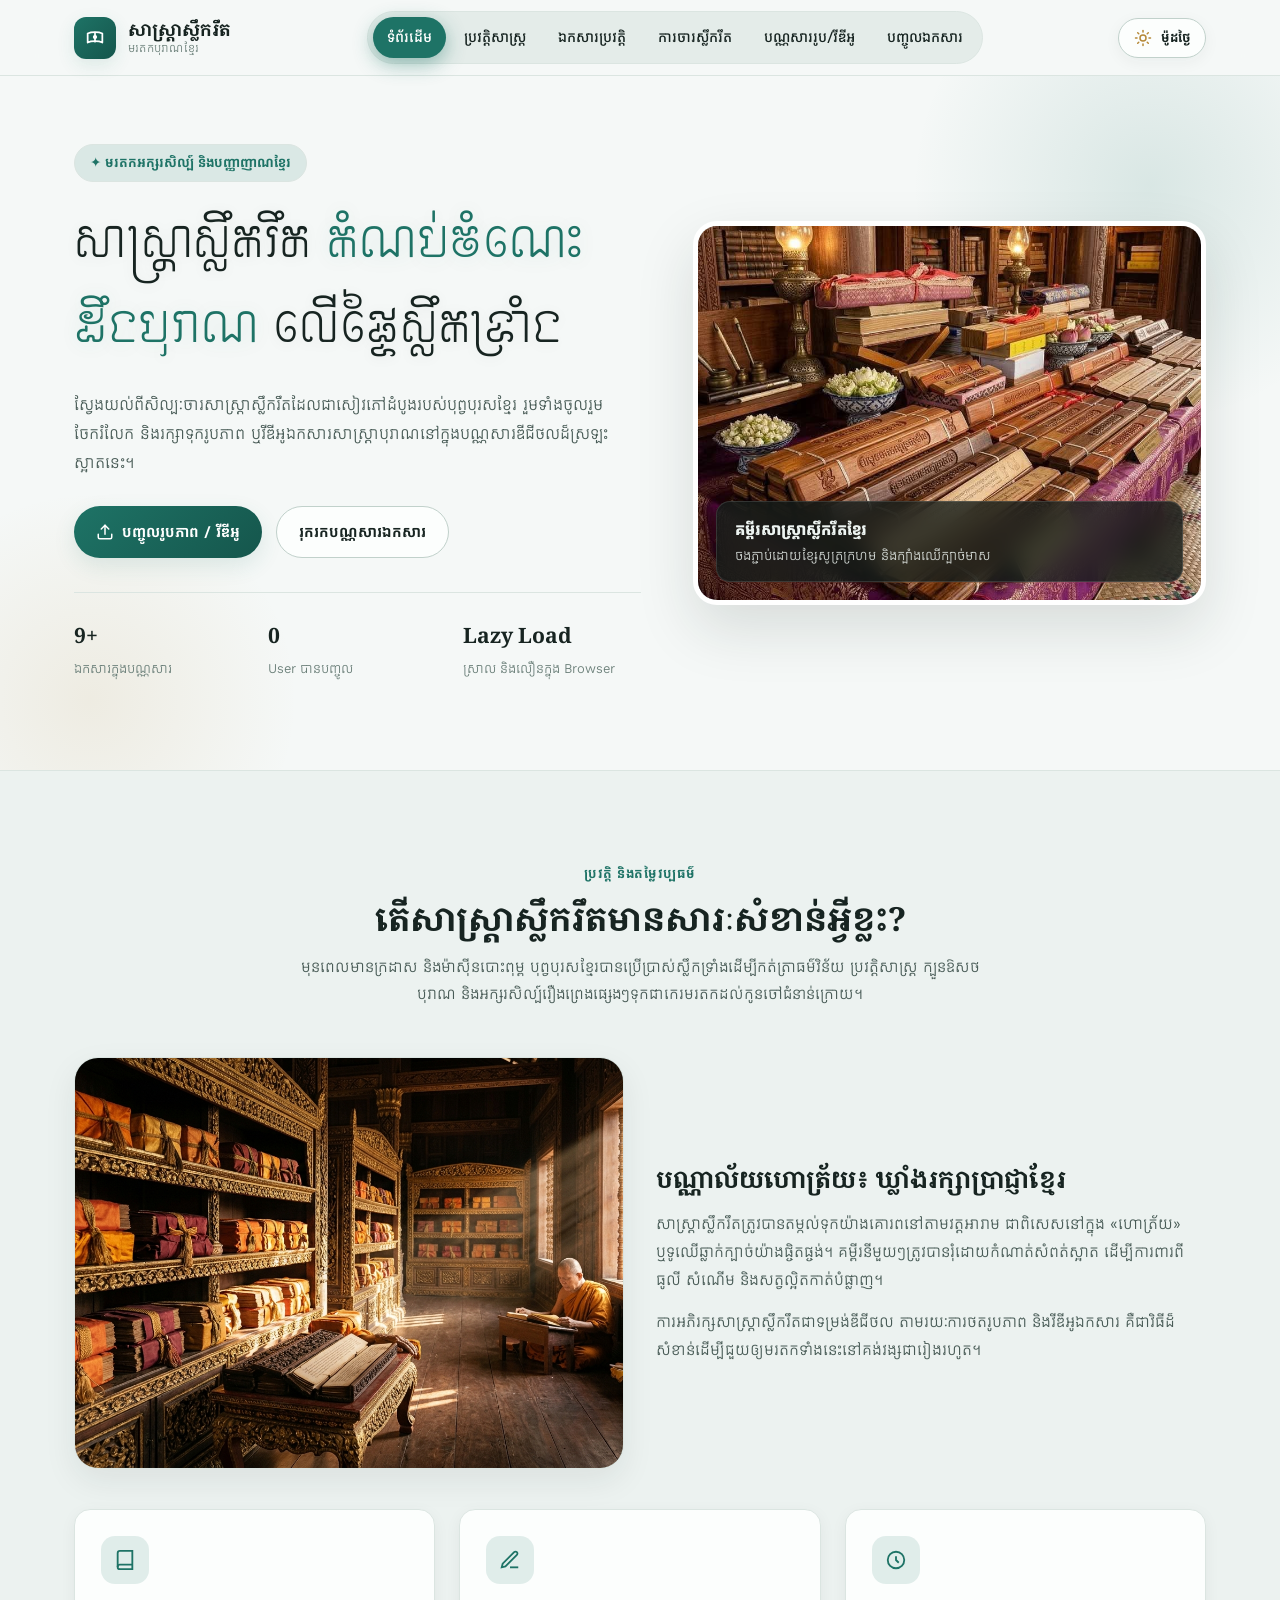
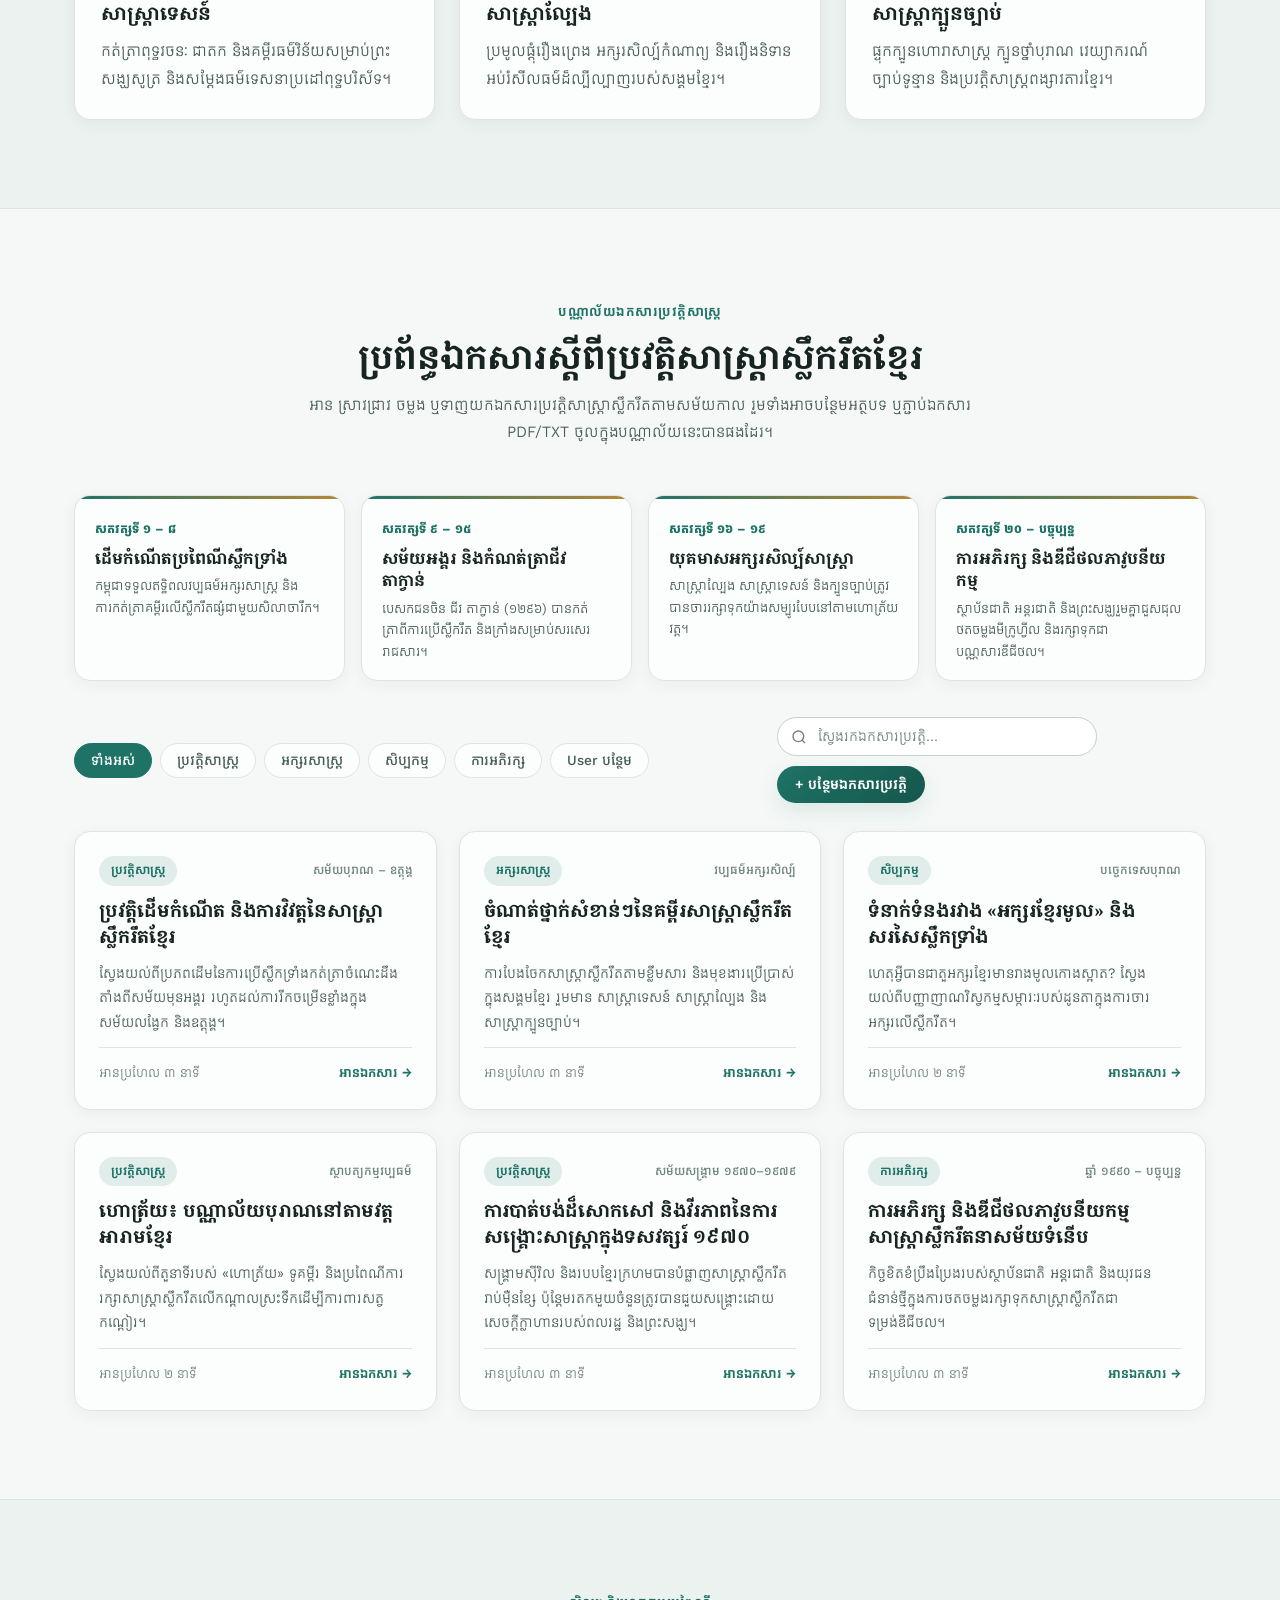
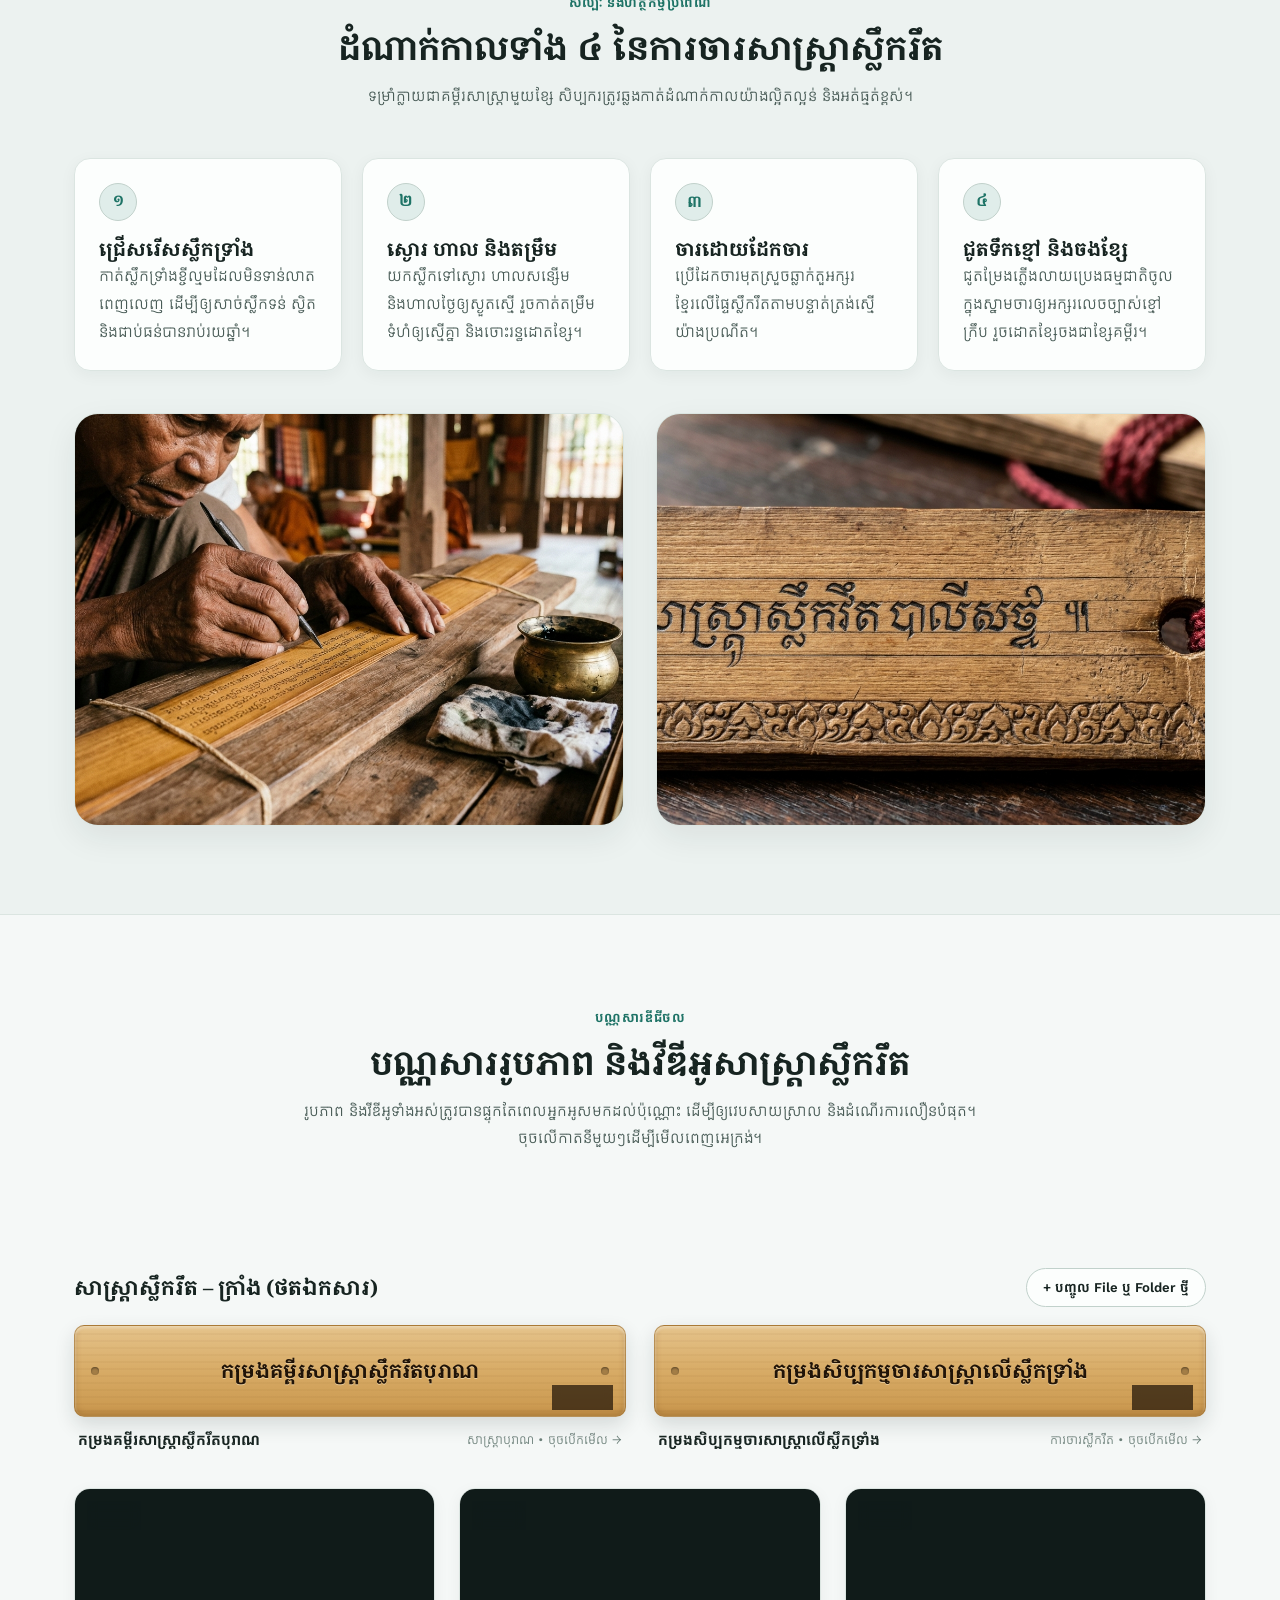
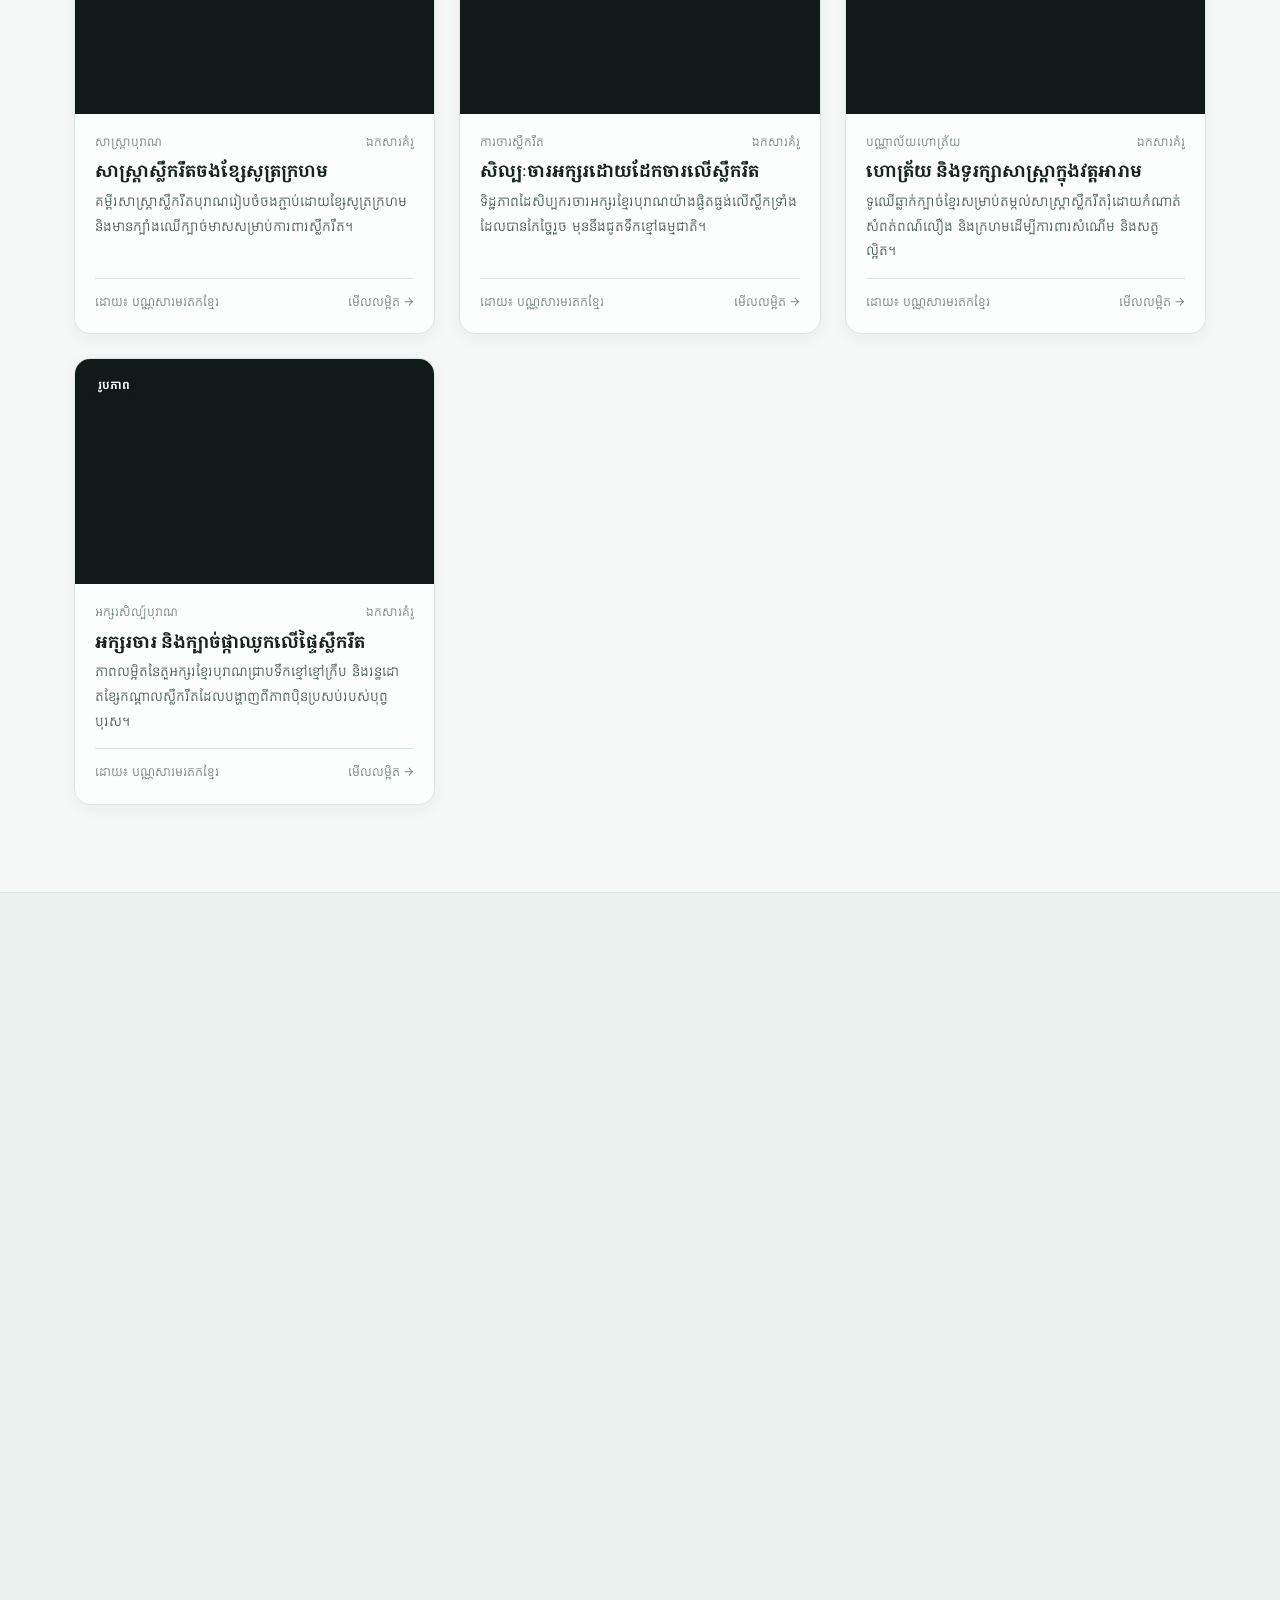
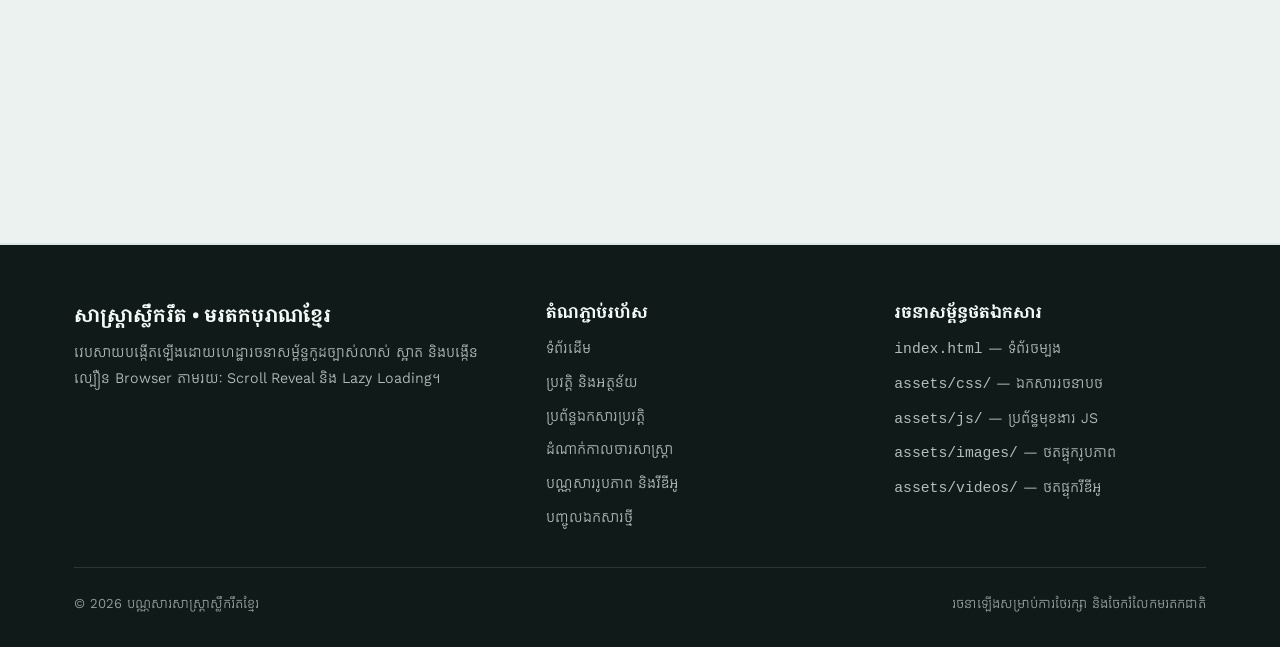
<file: index.html>
<!DOCTYPE html>
<html lang="km">

<head>
  <meta charset="UTF-8" />
  <meta name="viewport" content="width=device-width, initial-scale=1.0" />
  <meta name="theme-color" content="#f5f8f7" />
  <meta name="description"
    content="វេបសាយបណ្ណសារសាស្រ្តាស្លឹករឹតខ្មែរ — ស្វែងយល់ពីប្រវត្តិ សិល្បៈចារស្លឹករឹត និងចូលរួមបញ្ចូលរូបភាព ឬវីឌីអូដើម្បីថែរក្សាមរតកបុរាណ" />
  <title>សាស្រ្តាស្លឹករឹត | បណ្ណសារមរតកអក្សរសិល្ប៍បុរាណខ្មែរ</title>

  <!-- ការពារពន្លឺភ្លឹបភ្លែត (No Flash) ពេលបើកក្នុងម៉ូដយប់ -->
  <script>
    (function () {
      try {
        var saved = localStorage.getItem('sastra-theme');
        var prefersDark =
          window.matchMedia && window.matchMedia('(prefers-color-scheme: dark)').matches;
        if (saved === 'dark' || (!saved && prefersDark)) {
          document.documentElement.setAttribute('data-theme', 'dark');
        }
      } catch (e) { }
    })();
  </script>

  <!-- ពុម្ពអក្សរភាសាខ្មែរ៖ NokorReach Angkor 1 (ផ្ទុកក្នុង assets/fonts/) + Noto Serif Khmer និង Kantumruy Pro -->
  <link rel="preconnect" href="https://fonts.googleapis.com" />
  <link rel="preconnect" href="https://fonts.gstatic.com" crossorigin />
  <link
    href="https://fonts.googleapis.com/css2?family=Kantumruy+Pro:wght@400;500;600;700&family=Noto+Serif+Khmer:wght@600;700&display=swap"
    rel="stylesheet" />

  <!-- ឯកសារ CSS រៀបចំតាមហេដ្ឋារចនាសម្ព័ន្ធច្បាស់លាស់ -->
  <link rel="stylesheet" href="assets/css/variables.css" />
  <link rel="stylesheet" href="assets/css/base.css" />
  <link rel="stylesheet" href="assets/css/layout.css" />
  <link rel="stylesheet" href="assets/css/components.css" />
  <link rel="stylesheet" href="assets/css/folders.css" />
  <link rel="stylesheet" href="assets/css/documents.css" />
  <link rel="stylesheet" href="assets/css/animations.css" />
</head>

<body>
  <!-- របារបង្ហាញកម្រិតអូសទំព័រ -->
  <div id="scroll-progress" class="scroll-progress" aria-hidden="true"></div>

  <!-- ស្រទាប់ពណ៌ Host Color លោតមួយដងនៅផ្នែកខាងក្រោយពេលចុចលើ Menu -->
  <div id="host-color-backdrop" class="host-color-backdrop" aria-hidden="true"></div>

  <!-- ក្បាលទំព័រ និងម៉ឺនុយ (Header & Navigation) -->
  <header id="site-header" class="site-header">
    <div id="header-host-wave" class="header-host-wave" aria-hidden="true"></div>

    <div class="container header-inner">
      <a href="#home" class="brand" aria-label="ទំព័រដើម សាស្រ្តាស្លឹករឹត">
        <span class="brand-mark" aria-hidden="true">
          <svg width="22" height="22" viewBox="0 0 24 24" fill="none" stroke="currentColor" stroke-width="1.9"
            stroke-linecap="round" stroke-linejoin="round">
            <path d="M4 7c4-2 12-2 16 0v10c-4-2-12-2-16 0V7z"></path>
            <line x1="12" y1="6" x2="12" y2="16"></line>
            <circle cx="12" cy="11" r="1.4" fill="currentColor"></circle>
          </svg>
        </span>
        <span class="brand-text">
          <span class="brand-title">សាស្រ្តាស្លឹករឹត</span>
          <span class="brand-sub">មរតកបុរាណខ្មែរ</span>
        </span>
      </a>

      <nav id="main-nav" class="main-nav" aria-label="ម៉ឺនុយចម្បង">
        <ul id="nav-list" class="nav-list">
          <span id="nav-host-pill" class="nav-host-pill" aria-hidden="true"></span>
          <li>
            <a href="#home" class="nav-link is-active" data-host-color="#1e7366"
              data-host-soft="rgba(30, 115, 102, 0.22)" data-host-glow="rgba(30, 115, 102, 0.44)">
              <span class="menu-click-ring" aria-hidden="true"></span>
              ទំព័រដើម
            </a>
          </li>
          <li>
            <a href="#history" class="nav-link" data-host-color="#b58837" data-host-soft="rgba(181, 136, 55, 0.22)"
              data-host-glow="rgba(181, 136, 55, 0.44)">
              <span class="menu-click-ring" aria-hidden="true"></span>
              ប្រវត្តិសាស្ត្រ
            </a>
          </li>
          <li>
            <a href="#documents" class="nav-link" data-host-color="#286f80" data-host-soft="rgba(40, 111, 128, 0.22)"
              data-host-glow="rgba(40, 111, 128, 0.44)">
              <span class="menu-click-ring" aria-hidden="true"></span>
              ឯកសារប្រវត្តិ
            </a>
          </li>
          <li>
            <a href="#process" class="nav-link" data-host-color="#2c8467" data-host-soft="rgba(44, 132, 103, 0.22)"
              data-host-glow="rgba(44, 132, 103, 0.44)">
              <span class="menu-click-ring" aria-hidden="true"></span>
              ការចារស្លឹករឹត
            </a>
          </li>
          <li>
            <a href="#gallery" class="nav-link" data-host-color="#2b6a94" data-host-soft="rgba(43, 106, 148, 0.22)"
              data-host-glow="rgba(43, 106, 148, 0.44)">
              <span class="menu-click-ring" aria-hidden="true"></span>
              បណ្ណសាររូប/វីឌីអូ
            </a>
          </li>
          <li>
            <a href="#upload" class="nav-link" data-host-color="#5d5396" data-host-soft="rgba(93, 83, 150, 0.22)"
              data-host-glow="rgba(93, 83, 150, 0.44)">
              <span class="menu-click-ring" aria-hidden="true"></span>
              បញ្ចូលឯកសារ
            </a>
          </li>
        </ul>
      </nav>

      <div class="header-actions">
        <button id="theme-toggle" class="theme-toggle" type="button" aria-label="ប្តូរម៉ូដថ្ងៃ ឬម៉ូដយប់ការពារភ្នែក"
          aria-pressed="false" title="ប្តូរទៅម៉ូដយប់ ការពារភ្នែក">
          <span class="theme-toggle-icon" aria-hidden="true">
            <svg class="icon-sun" width="18" height="18" viewBox="0 0 24 24" fill="none" stroke="currentColor"
              stroke-width="2" stroke-linecap="round" stroke-linejoin="round">
              <circle cx="12" cy="12" r="4"></circle>
              <path d="M12 2v2"></path>
              <path d="M12 20v2"></path>
              <path d="m4.93 4.93 1.41 1.41"></path>
              <path d="m17.66 17.66 1.41 1.41"></path>
              <path d="M2 12h2"></path>
              <path d="M20 12h2"></path>
              <path d="m6.34 17.66-1.41 1.41"></path>
              <path d="m19.07 4.93-1.41 1.41"></path>
            </svg>
            <svg class="icon-moon" width="18" height="18" viewBox="0 0 24 24" fill="none" stroke="currentColor"
              stroke-width="2" stroke-linecap="round" stroke-linejoin="round">
              <path d="M12 3a6 6 0 0 0 9 9 9 9 0 1 1-9-9Z"></path>
            </svg>
          </span>
          <span id="theme-toggle-label" class="theme-toggle-label">ម៉ូដថ្ងៃ</span>
        </button>

        <button id="mobile-toggle" class="mobile-toggle" type="button" aria-label="បើក ឬបិទម៉ឺនុយ" aria-expanded="false"
          aria-controls="main-nav">
          <svg width="22" height="22" viewBox="0 0 24 24" fill="none" stroke="currentColor" stroke-width="2"
            stroke-linecap="round">
            <line x1="4" y1="7" x2="20" y2="7"></line>
            <line x1="4" y1="12" x2="20" y2="12"></line>
            <line x1="4" y1="17" x2="20" y2="17"></line>
          </svg>
        </button>
      </div>
    </div>
  </header>

  <main>
    <!-- ផ្នែកទី ១: ទំព័រដើម (Hero Section — បង្ហាញភ្លាមៗយ៉ាងច្បាស់ និងលឿន) -->
    <section id="home" class="hero-section">
      <div class="container hero-grid">
        <div class="hero-content">
          <span class="hero-badge">✦ មរតកអក្សរសិល្ប៍ និងបញ្ញាញាណខ្មែរ</span>
          <h1 class="hero-title">
            សាស្រ្តាស្លឹករឹត <span class="hero-highlight">កំណប់ចំណេះដឹងបុរាណ</span> លើផ្ទៃ<span
              class="nowrap">ស្លឹកទ្រាំង</span>
          </h1>
          <p class="hero-desc">
            ស្វែងយល់ពីសិល្បៈចារសាស្រ្តាស្លឹករឹតដែលជាសៀវភៅដំបូងរបស់បុព្វបុរសខ្មែរ រួមទាំងចូលរួមចែករំលែក
            និងរក្សាទុករូបភាព ឬវីឌីអូឯកសារសាស្រ្តាបុរាណនៅក្នុងបណ្ណសារឌីជីថលដ៏ស្រឡះស្អាតនេះ។
          </p>

          <div class="hero-actions">
            <a href="#upload" class="btn btn-primary">
              <svg width="18" height="18" viewBox="0 0 24 24" fill="none" stroke="currentColor" stroke-width="2"
                stroke-linecap="round" stroke-linejoin="round">
                <path d="M21 15v4a2 2 0 0 1-2 2H5a2 2 0 0 1-2-2v-4"></path>
                <polyline points="17 8 12 3 7 8"></polyline>
                <line x1="12" y1="3" x2="12" y2="15"></line>
              </svg>
              បញ្ចូលរូបភាព / វីឌីអូ
            </a>
            <a href="#gallery" class="btn btn-outline">រុករកបណ្ណសារឯកសារ</a>
          </div>

          <div class="hero-stats">
            <div class="stat-item">
              <strong id="stat-media-count">4+</strong>
              <span>ឯកសារក្នុងបណ្ណសារ</span>
            </div>
            <div class="stat-item">
              <strong id="stat-user-uploads">0</strong>
              <span>User បានបញ្ចូល</span>
            </div>
            <div class="stat-item">
              <strong>Lazy Load</strong>
              <span>ស្រាល និងលឿនក្នុង Browser</span>
            </div>
          </div>
        </div>

        <div class="hero-visual">
          <figure class="hero-frame">
            <img src="assets/images/vb2.jpg" alt="គម្ពីរសាស្រ្តាស្លឹករឹតបុរាណខ្មែរចងដោយខ្សែសូត្រក្រហម"
              fetchpriority="high" decoding="async" />
            <figcaption class="hero-caption-card">
              <div>
                <strong>គម្ពីរសាស្រ្តាស្លឹករឹតខ្មែរ</strong>
                <p>ចងភ្ជាប់ដោយខ្សែសូត្រក្រហម និងក្បាំងឈើក្បាច់មាស</p>
              </div>
            </figcaption>
          </figure>
        </div>
      </div>
    </section>

    <!-- ផ្នែកទី ២: ប្រវត្តិ និងអត្ថន័យ (អូសដល់ចាំលោតផុសឡើង) -->
    <section id="history" class="section section-alt lazy-section">
      <div class="container">
        <header class="section-header reveal-item">
          <span class="section-kicker">ប្រវត្តិ និងតម្លៃវប្បធម៌</span>
          <h2 class="section-title">តើសាស្រ្តាស្លឹករឹតមានសារៈសំខាន់អ្វីខ្លះ?</h2>
          <p class="section-subtitle">
            មុនពេលមានក្រដាស និងម៉ាស៊ីនបោះពុម្ព បុព្វបុរសខ្មែរបានប្រើប្រាស់ស្លឹកទ្រាំងដើម្បីកត់ត្រាធម៌វិន័យ
            ប្រវត្តិសាស្ត្រ ក្បួនឱសថបុរាណ និងអក្សរសិល្ប៍រឿងព្រេងផ្សេងៗទុកជាកេរមរតកដល់កូនចៅជំនាន់ក្រោយ។
          </p>
        </header>

        <div class="grid-2" style="margin-bottom: 40px;">
          <div class="story-image-wrap reveal-item reveal-left">
            <img src="data:image/svg+xml,%3Csvg xmlns='http://www.w3.org/2000/svg' viewBox='0 0 4 3'%3E%3C/svg%3E"
              data-src="assets/images/temple-archive.jpg" alt="បណ្ណាល័យហោត្រ័យរក្សាសាស្រ្តាស្លឹករឹតក្នុងវត្តអារាម"
              loading="lazy" decoding="async" />
          </div>

          <div class="reveal-item reveal-right">
            <h3 style="font-size: 1.5rem; margin-bottom: 14px;">បណ្ណាល័យហោត្រ័យ៖ ឃ្លាំងរក្សាប្រាជ្ញាខ្មែរ</h3>
            <p style="margin-bottom: 14px;">
              សាស្រ្តាស្លឹករឹតត្រូវបានតម្កល់ទុកយ៉ាងគោរពនៅតាមវត្តអារាម ជាពិសេសនៅក្នុង «ហោត្រ័យ»
              ឬទូឈើឆ្លាក់ក្បាច់យ៉ាងផ្ចិតផ្ចង់។
              គម្ពីរនីមួយៗត្រូវបានរុំដោយកំណាត់សំពត់ស្អាត ដើម្បីការពារពីធូលី សំណើម និងសត្វល្អិតកាត់បំផ្លាញ។
            </p>
            <p>
              ការអភិរក្សសាស្រ្តាស្លឹករឹតជាទម្រង់ឌីជីថល តាមរយៈការថតរូបភាព និងវីឌីអូឯកសារ
              គឺជាវិធីដ៏សំខាន់ដើម្បីជួយឲ្យមរតកទាំងនេះនៅគង់វង្សជារៀងរហូត។
            </p>
          </div>
        </div>

        <div class="grid-3">
          <article class="card reveal-item reveal-delay-1">
            <div class="card-icon" aria-hidden="true">
              <svg width="22" height="22" viewBox="0 0 24 24" fill="none" stroke="currentColor" stroke-width="2">
                <path d="M4 19.5A2.5 2.5 0 0 1 6.5 17H20"></path>
                <path d="M6.5 2H20v20H6.5A2.5 2.5 0 0 1 4 19.5v-15A2.5 2.5 0 0 1 6.5 2z"></path>
              </svg>
            </div>
            <h3>សាស្រ្តាទេសន៍</h3>
            <p>កត់ត្រាពុទ្ធវចនៈ ជាតក និងគម្ពីរធម៌វិន័យសម្រាប់ព្រះសង្ឃសូត្រ និងសម្តែងធម៌ទេសនាប្រដៅពុទ្ធបរិស័ទ។</p>
          </article>

          <article class="card reveal-item reveal-delay-2">
            <div class="card-icon" aria-hidden="true">
              <svg width="22" height="22" viewBox="0 0 24 24" fill="none" stroke="currentColor" stroke-width="2">
                <path d="M12 20h9"></path>
                <path d="M16.5 3.5a2.121 2.121 0 0 1 3 3L7 19l-4 1 1-4L16.5 3.5z"></path>
              </svg>
            </div>
            <h3>សាស្រ្តាល្បែង</h3>
            <p>ប្រមូលផ្តុំរឿងព្រេង អក្សរសិល្ប៍កំណាព្យ និងរឿងនិទានអប់រំសីលធម៌ដ៏ល្បីល្បាញរបស់សង្គមខ្មែរ។</p>
          </article>

          <article class="card reveal-item reveal-delay-3">
            <div class="card-icon" aria-hidden="true">
              <svg width="22" height="22" viewBox="0 0 24 24" fill="none" stroke="currentColor" stroke-width="2">
                <circle cx="12" cy="12" r="9"></circle>
                <path d="M12 8v4l3 3"></path>
              </svg>
            </div>
            <h3>សាស្រ្តាក្បួនច្បាប់</h3>
            <p>ផ្ទុកក្បួនហោរាសាស្ត្រ ក្បួនថ្នាំបុរាណ វេយ្យាករណ៍ ច្បាប់ទូន្មាន និងប្រវត្តិសាស្ត្រពង្សាវតារខ្មែរ។</p>
          </article>
        </div>
      </div>
    </section>

    <!-- ផ្នែកទី ៣: ប្រព័ន្ធឯកសារប្រវត្តិសាស្រ្តាស្លឹករឹត (Lazy Hydrated ពេលអូសមកដល់) -->
    <section id="documents" class="section lazy-section">
      <div class="container">
        <header class="section-header reveal-item">
          <span class="section-kicker">បណ្ណាល័យឯកសារប្រវត្តិសាស្ត្រ</span>
          <h2 class="section-title">ប្រព័ន្ធឯកសារស្តីពីប្រវត្តិសាស្រ្តាស្លឹករឹតខ្មែរ</h2>
          <p class="section-subtitle">
            អាន ស្រាវជ្រាវ ចម្លង ឬទាញយកឯកសារប្រវត្តិសាស្រ្តាស្លឹករឹតតាមសម័យកាល រួមទាំងអាចបន្ថែមអត្ថបទ
            ឬភ្ជាប់ឯកសារ PDF/TXT ចូលក្នុងបណ្ណាល័យនេះបានផងដែរ។
          </p>
        </header>

        <!-- ខ្សែបន្ទាត់ប្រវត្តិសាស្ត្រសង្ខេបតាមសម័យកាល -->
        <div id="history-timeline" class="timeline-strip"></div>

        <!-- របារត្រងប្រភេទ ស្វែងរក និងប៊ូតុងបន្ថែមឯកសារ -->
        <div class="doc-toolbar reveal-item">
          <div class="filter-tabs" role="tablist" aria-label="ត្រងប្រភេទឯកសារប្រវត្តិ">
            <button type="button" class="filter-tab doc-filter-tab is-active" data-doc-filter="all">ទាំងអស់</button>
            <button type="button" class="filter-tab doc-filter-tab"
              data-doc-filter="ប្រវត្តិសាស្ត្រ">ប្រវត្តិសាស្ត្រ</button>
            <button type="button" class="filter-tab doc-filter-tab" data-doc-filter="អក្សរសាស្ត្រ">អក្សរសាស្ត្រ</button>
            <button type="button" class="filter-tab doc-filter-tab" data-doc-filter="សិប្បកម្ម">សិប្បកម្ម</button>
            <button type="button" class="filter-tab doc-filter-tab" data-doc-filter="ការអភិរក្ស">ការអភិរក្ស</button>
            <button type="button" class="filter-tab doc-filter-tab" data-doc-filter="user">User បន្ថែម</button>
          </div>

          <div class="doc-toolbar-right">
            <div class="search-box" style="min-width: 210px;">
              <svg width="16" height="16" viewBox="0 0 24 24" fill="none" stroke="currentColor" stroke-width="2">
                <circle cx="11" cy="11" r="8"></circle>
                <line x1="21" y1="21" x2="16.65" y2="16.65"></line>
              </svg>
              <input id="doc-search-input" type="search" placeholder="ស្វែងរកឯកសារប្រវត្តិ..."
                aria-label="ស្វែងរកឯកសារប្រវត្តិ" />
            </div>

            <button id="open-add-doc-btn" type="button" class="btn btn-primary"
              style="padding: 10px 18px; font-size: 0.88rem;">
              + បន្ថែមឯកសារប្រវត្តិ
            </button>
          </div>
        </div>

        <!-- ក្រឡាកាតឯកសារប្រវត្តិ -->
        <div id="doc-grid" class="doc-grid" aria-live="polite"></div>
      </div>
    </section>

    <!-- ផ្នែកទី ៤: ដំណាក់កាលផលិត និងចារសាស្រ្តា (អូសដល់ចាំលោតផុសឡើង) -->
    <section id="process" class="section section-alt lazy-section">
      <div class="container">
        <header class="section-header reveal-item">
          <span class="section-kicker">សិល្បៈ និងហត្ថកម្មប្រពៃណី</span>
          <h2 class="section-title">ដំណាក់កាលទាំង ៤ នៃការចារសាស្រ្តាស្លឹករឹត</h2>
          <p class="section-subtitle">
            ទម្រាំក្លាយជាគម្ពីរសាស្រ្តាមួយខ្សែ សិប្បករត្រូវឆ្លងកាត់ដំណាក់កាលយ៉ាងល្អិតល្អន់ និងអត់ធ្មត់ខ្ពស់។
          </p>
        </header>

        <div class="grid-4" style="margin-bottom: 42px;">
          <article class="step-card reveal-item reveal-delay-1">
            <span class="step-number">១</span>
            <h3>ជ្រើសរើសស្លឹកទ្រាំង</h3>
            <p>កាត់ស្លឹកទ្រាំងខ្ចីល្មមដែលមិនទាន់លាតពេញលេញ ដើម្បីឲ្យសាច់ស្លឹកទន់ ស្វិត និងជាប់ធន់បានរាប់រយឆ្នាំ។</p>
          </article>

          <article class="step-card reveal-item reveal-delay-2">
            <span class="step-number">២</span>
            <h3>ស្ងោរ ហាល និងតម្រឹម</h3>
            <p>យកស្លឹកទៅស្ងោរ ហាលសន្សើម និងហាលថ្ងៃឲ្យស្ងួតស្មើ រួចកាត់តម្រឹមទំហំឲ្យស្មើគ្នា និងចោះរន្ធដោតខ្សែ។</p>
          </article>

          <article class="step-card reveal-item reveal-delay-3">
            <span class="step-number">៣</span>
            <h3>ចារដោយដែកចារ</h3>
            <p>ប្រើដែកចារមុតស្រួចឆ្លាក់តួអក្សរខ្មែរលើផ្ទៃស្លឹករឹតតាមបន្ទាត់ត្រង់ស្មើយ៉ាងប្រណីត។</p>
          </article>

          <article class="step-card reveal-item reveal-delay-4">
            <span class="step-number">៤</span>
            <h3>ជូតទឹកខ្មៅ និងចងខ្សែ</h3>
            <p>ជូតម្រែងភ្លើងលាយប្រេងធម្មជាតិចូលក្នុងស្នាមចារឲ្យអក្សរលេចច្បាស់ខ្មៅក្រឹប រួចដោតខ្សែចងជាខ្សែគម្ពីរ។</p>
          </article>
        </div>

        <div class="grid-2">
          <div class="story-image-wrap reveal-item reveal-left">
            <img src="data:image/svg+xml,%3Csvg xmlns='http://www.w3.org/2000/svg' viewBox='0 0 4 3'%3E%3C/svg%3E"
              data-src="assets/images/crafting-leaves.jpg" alt="សិប្បករខ្មែរចារអក្សរលើស្លឹករឹតដោយប្រើដែកចារ"
              loading="lazy" decoding="async" />
          </div>
          <div class="story-image-wrap reveal-item reveal-right">
            <img src="data:image/svg+xml,%3Csvg xmlns='http://www.w3.org/2000/svg' viewBox='0 0 4 3'%3E%3C/svg%3E"
              data-src="assets/images/palm-detail.jpg" alt="ភាពលម្អិតនៃអក្សរចារខ្មែរបុរាណលើផ្ទៃស្លឹករឹត" loading="lazy"
              decoding="async" />
          </div>
        </div>
      </div>
    </section>

    <!-- ផ្នែកទី ៥: បណ្ណសាររូបភាព និងវីឌីអូ (Lazy Hydrated ពេលអូសមកដល់) -->
    <section id="gallery" class="section lazy-section">
      <div class="container">
        <header class="section-header reveal-item">
          <span class="section-kicker">បណ្ណសារឌីជីថល</span>
          <h2 class="section-title">បណ្ណសាររូបភាព និងវីឌីអូសាស្រ្តាស្លឹករឹត</h2>
          <p class="section-subtitle">
            រូបភាព និងវីឌីអូទាំងអស់ត្រូវបានផ្ទុកតែពេលអ្នកអូសមកដល់ប៉ុណ្ណោះ ដើម្បីឲ្យវេបសាយស្រាល និងដំណើរការលឿនបំផុត។
            ចុចលើកាតនីមួយៗដើម្បីមើលពេញអេក្រង់។
          </p>
        </header>

        <div class="gallery-toolbar reveal-item">
          <div class="filter-tabs" role="tablist" aria-label="ត្រងប្រភេទឯកសារ">
            <button type="button" class="filter-tab gallery-filter-tab is-active" data-filter="all">ទាំងអស់</button>
            <button type="button" class="filter-tab gallery-filter-tab" data-filter="folder">ថតសាស្រ្តា (Folder)</button>
            <button type="button" class="filter-tab gallery-filter-tab" data-filter="image">រូបភាព</button>
            <button type="button" class="filter-tab gallery-filter-tab" data-filter="video">វីឌីអូ</button>
            <button type="button" class="filter-tab gallery-filter-tab" data-filter="user">User បញ្ចូល</button>
          </div>

          <div class="search-box">
            <svg width="16" height="16" viewBox="0 0 24 24" fill="none" stroke="currentColor" stroke-width="2">
              <circle cx="11" cy="11" r="8"></circle>
              <line x1="21" y1="21" x2="16.65" y2="16.65"></line>
            </svg>
            <input id="gallery-search" type="search" placeholder="ស្វែងរកតាមចំណងជើង ឬប្រភេទ..."
              aria-label="ស្វែងរកឯកសារក្នុងបណ្ណសារ" />
          </div>
        </div>

        <!-- ថតសាស្រ្តាស្លឹករឹត – ក្រាំង (ចុចលើសន្លឹកគម្ពីរដើម្បីបើកមើលរូបភាពទាំងអស់ខាងក្នុង) -->
        <div id="folder-showcase" class="folder-showcase">
          <div class="folder-showcase-header">
            <h3 class="folder-showcase-title">សាស្រ្តាស្លឹករឹត – ក្រាំង (ថតឯកសារ)</h3>
            <a href="#upload" class="btn btn-outline" style="padding: 7px 16px; font-size: 0.84rem;">
              + បញ្ចូល File ឬ Folder ថ្មី
            </a>
          </div>
          <div id="folder-grid" class="folder-grid" aria-live="polite"></div>
        </div>

        <!-- ក្រឡាបណ្ណសារឯកសារទោល -->
        <div id="media-grid" class="media-grid" aria-live="polite"></div>
      </div>
    </section>

    <!-- ផ្នែកទី ៦: អនុញ្ញាតឲ្យ User បញ្ចូលរូបភាព និងវីឌីអូ (File ឬ Folder) -->
    <section id="upload" class="section section-alt lazy-section">
      <div class="container">
        <header class="section-header reveal-item">
          <span class="section-kicker">ចូលរួមចែករំលែកមរតក</span>
          <h2 class="section-title">បញ្ចូលរូបភាព និងវីឌីអូ (File ឬ Folder)</h2>
          <p class="section-subtitle">
            អាចបញ្ចូលជា File ទោល, ជ្រើសច្រើន File ឬជ្រើសទាំង Folder តែម្តង! ពេលចុចបង្ហោះនឹងលោតបង្ហាញភ្លាមៗដោយរលូន
            មិនចាំបាច់អង្គុយចាំឡើយ។
          </p>
        </header>

        <div class="upload-shell reveal-item">
          <div>
            <div id="upload-dropzone" class="dropzone" role="button" tabindex="0"
              aria-label="ជ្រើសរើស ឬអូសទម្លាក់ File ឬ Folder រូបភាព និងវីឌីអូ">
              <input id="media-file-input" type="file" accept="image/*,video/*" multiple hidden />
              <input id="media-folder-input" type="file" webkitdirectory directory multiple hidden />
              <div class="dropzone-icon" aria-hidden="true">
                <svg width="28" height="28" viewBox="0 0 24 24" fill="none" stroke="currentColor" stroke-width="2"
                  stroke-linecap="round" stroke-linejoin="round">
                  <path d="M21 15v4a2 2 0 0 1-2 2H5a2 2 0 0 1-2-2v-4"></path>
                  <polyline points="17 8 12 3 7 8"></polyline>
                  <line x1="12" y1="3" x2="12" y2="15"></line>
                </svg>
              </div>
              <h3 style="font-size: 1.1rem;">អូស File ឬ Folder ទម្លាក់ទីនេះ ឬចុចប៊ូតុងខាងក្រោម</h3>
              <p id="upload-file-status" style="font-size: 0.86rem;">
                គាំទ្រជ្រើស File ទោល, ច្រើន File ឬជ្រើសទាំង Folder (រូបភាព &amp; វីឌីអូ)
              </p>

              <div class="upload-picker-actions">
                <button id="pick-files-btn" type="button" class="picker-chip-btn">
                  📄 ជ្រើស File (១ ឬច្រើន)
                </button>
                <button id="pick-folder-btn" type="button" class="picker-chip-btn is-accent">
                  📁 ជ្រើសទាំង Folder
                </button>
              </div>

              <div id="upload-preview" class="dropzone-preview" hidden></div>
            </div>
          </div>

          <form id="media-upload-form" class="upload-form">
            <div class="form-group">
              <label for="media-title-input">ចំណងជើងគម្ពីរ / ថតឯកសារ *</label>
              <input id="media-title-input" class="form-control" type="text"
                placeholder="ឧ. ល្បើកព្រះត្រៃលក្ខណ៍ ឬ សាស្រ្តាស្លឹករឹតវត្តបុរាណ" required />
            </div>

            <div class="form-group">
              <label for="media-category-input">ប្រភេទឯកសារ</label>
              <select id="media-category-input" class="form-control">
                <option value="សាស្រ្តាបុរាណ">សាស្រ្តាបុរាណ</option>
                <option value="ការចារស្លឹករឹត">ការចារស្លឹករឹត</option>
                <option value="បណ្ណាល័យហោត្រ័យ">បណ្ណាល័យហោត្រ័យ</option>
                <option value="វីឌីអូឯកសារ">វីឌីអូឯកសារ</option>
                <option value="អក្សរសិល្ប៍បុរាណ">អក្សរសិល្ប៍បុរាណ</option>
              </select>
            </div>

            <div id="cover-style-group" class="form-group" hidden>
              <label for="folder-cover-style">រូបរាងគម្របថតសាស្រ្តា</label>
              <select id="folder-cover-style" class="form-control">
                <option value="plank">សន្លឹកឈើសាស្រ្តាបុរាណ (ដូចគម្ពីរក្រាំង)</option>
                <option value="photo">ប្រើរូបភាពដំបូងក្នុងថតជាផ្ទៃគម្រប</option>
              </select>
            </div>

            <div class="form-group">
              <label for="media-author-input">ឈ្មោះអ្នកបញ្ចូល</label>
              <input id="media-author-input" class="form-control" type="text"
                placeholder="បញ្ចូលឈ្មោះរបស់អ្នក (មិនបង្ខំ)" />
            </div>

            <div class="form-group">
              <label for="media-desc-input">ពិពណ៌នាសង្ខេប</label>
              <textarea id="media-desc-input" class="form-control" rows="2"
                placeholder="សរសេរព័ត៌មានខ្លីៗអំពីឯកសារ ឬថតសាស្រ្តានេះ..."></textarea>
            </div>

            <button id="upload-submit-btn" type="submit" class="btn btn-primary" style="width: 100%;">
              ⚡ បញ្ចូល និងបង្ហាញភ្លាមៗ
            </button>
          </form>
        </div>
      </div>
    </section>
  </main>

  <!-- ជើងទំព័រ (Footer) -->
  <footer class="site-footer">
    <div class="container">
      <div class="footer-grid">
        <div>
          <h3>សាស្រ្តាស្លឹករឹត • មរតកបុរាណខ្មែរ</h3>
          <p>
            វេបសាយបង្កើតឡើងដោយហេដ្ឋារចនាសម្ព័ន្ធកូដច្បាស់លាស់ ស្អាត និងបង្កើនល្បឿន Browser តាមរយៈ
            Scroll Reveal និង Lazy Loading។
          </p>
        </div>

        <div>
          <h4>តំណភ្ជាប់រហ័ស</h4>
          <ul class="footer-links">
            <li><a href="#home">ទំព័រដើម</a></li>
            <li><a href="#history">ប្រវត្តិ និងអត្ថន័យ</a></li>
            <li><a href="#documents">ប្រព័ន្ធឯកសារប្រវត្តិ</a></li>
            <li><a href="#process">ដំណាក់កាលចារសាស្រ្តា</a></li>
            <li><a href="#gallery">បណ្ណសាររូបភាព និងវីឌីអូ</a></li>
            <li><a href="#upload">បញ្ចូលឯកសារថ្មី</a></li>
          </ul>
        </div>

        <div>
          <h4>រចនាសម្ព័ន្ធថតឯកសារ</h4>
          <ul class="footer-links">
            <li><code>index.html</code> — ទំព័រចម្បង</li>
            <li><code>assets/css/</code> — ឯកសាររចនាបថ</li>
            <li><code>assets/js/</code> — ប្រព័ន្ធមុខងារ JS</li>
            <li><code>assets/images/</code> — ថតផ្ទុករូបភាព</li>
            <li><code>assets/videos/</code> — ថតផ្ទុកវីឌីអូ</li>
          </ul>
        </div>
      </div>

      <div class="footer-bottom">
        <span>© 2026 បណ្ណសារសាស្រ្តាស្លឹករឹតខ្មែរ</span>
        <span>រចនាឡើងសម្រាប់ការថែរក្សា និងចែករំលែកមរតកជាតិ</span>
      </div>
    </div>
  </footer>

  <!-- ផ្ទាំងបើកមើលឯកសារទាំងអស់ក្នុងថតសាស្រ្តា (Folder Viewer Modal) -->
  <div id="folder-modal" class="folder-modal" role="dialog" aria-modal="true" aria-hidden="true">
    <div class="folder-modal-dialog">
      <div class="folder-modal-header">
        <div class="folder-modal-title-wrap">
          <h3 id="folder-modal-title"></h3>
          <p id="folder-modal-sub"></p>
        </div>
        <div class="folder-modal-actions">
          <input id="folder-add-more-input" type="file" accept="image/*,video/*" multiple hidden />
          <button id="folder-modal-add-more" type="button" class="reader-tool-btn" hidden>+ បន្ថែមរូបចូលថត</button>
          <button id="folder-modal-delete" type="button" class="btn btn-danger-soft" hidden>លុបថតនេះ</button>
          <button id="folder-modal-close" type="button" class="reader-tool-btn" aria-label="បិទថតឯកសារ">បិទ ✕</button>
        </div>
      </div>
      <div class="folder-modal-body">
        <div id="folder-pages-grid" class="folder-pages-grid"></div>
      </div>
    </div>
  </div>

  <!-- Lightbox Modal សម្រាប់មើលរូបភាព និងវីឌីអូពេញអេក្រង់ + ប្តូរទំព័រមុន/ក្រោយ -->
  <div id="lightbox" class="lightbox" role="dialog" aria-modal="true" aria-hidden="true">
    <button id="lightbox-close" class="lightbox-close" type="button" aria-label="បិទផ្ទាំងមើល">✕</button>
    <div class="lightbox-dialog">
      <div id="lightbox-media" class="lightbox-media"></div>
      <div class="lightbox-info">
        <div>
          <h3 id="lightbox-title" style="margin-bottom: 6px;"></h3>
          <p id="lightbox-desc" style="margin-bottom: 8px;"></p>
          <small id="lightbox-meta" style="color: var(--text-muted);"></small>
        </div>
        <div id="lightbox-nav-bar" class="lightbox-nav-bar" hidden>
          <button id="lightbox-prev" type="button" class="lightbox-nav-btn">← ទំព័រមុន</button>
          <button id="lightbox-next" type="button" class="lightbox-nav-btn">ទំព័រក្រោយ →</button>
        </div>
      </div>
    </div>
  </div>

  <!-- ផ្ទាំងអានឯកសារប្រវត្តិ (Distraction-Free Document Reader Modal) -->
  <div id="doc-reader-modal" class="doc-modal" role="dialog" aria-modal="true" aria-hidden="true">
    <div class="doc-reader-dialog">
      <div class="doc-reader-header">
        <div class="doc-reader-controls">
          <button id="doc-font-dec" type="button" class="reader-tool-btn" title="បន្ថយទំហំអក្សរ">A-</button>
          <button id="doc-font-inc" type="button" class="reader-tool-btn" title="បង្កើនទំហំអក្សរ">A+</button>
          <button id="doc-copy-btn" type="button" class="reader-tool-btn">ចម្លងអត្ថបទ</button>
          <button id="doc-download-btn" type="button" class="reader-tool-btn">ទាញយក .txt</button>
          <button id="doc-reader-delete" type="button" class="btn btn-danger-soft" hidden>លុបឯកសារ</button>
        </div>
        <button id="doc-reader-close" type="button" class="reader-tool-btn" aria-label="បិទផ្ទាំងអាន">បិទ ✕</button>
      </div>

      <article id="doc-reader-body" class="doc-reader-body">
        <div id="doc-reader-meta" class="doc-reader-meta"></div>
        <h2 id="doc-reader-title" class="doc-reader-title"></h2>
        <div id="doc-reader-content" class="doc-reader-content"></div>
      </article>

      <div class="doc-reader-footer">
        <button id="doc-prev-btn" type="button" class="reader-tool-btn">← ឯកសារមុន</button>
        <button id="doc-next-btn" type="button" class="reader-tool-btn">ឯកសារបន្ទាប់ →</button>
      </div>
    </div>
  </div>

  <!-- ផ្ទាំងបន្ថែមឯកសារប្រវត្តិថ្មី (Add Historical Document Modal) -->
  <div id="add-doc-modal" class="doc-modal" role="dialog" aria-modal="true" aria-hidden="true">
    <div class="doc-form-dialog">
      <div class="doc-reader-header">
        <h3 style="font-size: 1.08rem;">បន្ថែមឯកសារប្រវត្តិសាស្រ្តាស្លឹករឹតថ្មី</h3>
        <button id="add-doc-close" type="button" class="reader-tool-btn" aria-label="បិទផ្ទាំង">បិទ ✕</button>
      </div>
      <form id="add-doc-form" class="doc-form-body">
        <div class="form-group">
          <label for="doc-title-input">ចំណងជើងឯកសារប្រវត្តិ *</label>
          <input id="doc-title-input" class="form-control" type="text"
            placeholder="ឧ. ប្រវត្តិគម្ពីរសាស្រ្តាវត្តបុរាណខេត្តបាត់ដំបង" required />
        </div>

        <div class="doc-form-row">
          <div class="form-group">
            <label for="doc-category-input">ប្រភេទឯកសារ</label>
            <select id="doc-category-input" class="form-control">
              <option value="ប្រវត្តិសាស្ត្រ">ប្រវត្តិសាស្ត្រ</option>
              <option value="អក្សរសាស្ត្រ">អក្សរសាស្ត្រ</option>
              <option value="សិប្បកម្ម">សិប្បកម្ម</option>
              <option value="ការអភិរក្ស">ការអភិរក្ស</option>
            </select>
          </div>
          <div class="form-group">
            <label for="doc-era-input">សម័យកាល / ឆ្នាំ</label>
            <input id="doc-era-input" class="form-control" type="text" placeholder="ឧ. សតវត្សទី ១៩" />
          </div>
        </div>

        <div class="form-group">
          <label for="doc-author-input">អ្នករៀបរៀង ឬប្រភពឯកសារ</label>
          <input id="doc-author-input" class="form-control" type="text" placeholder="ឈ្មោះអ្នកចងក្រង (មិនបង្ខំ)" />
        </div>

        <div class="form-group">
          <label for="doc-body-input">ខ្លឹមសារឯកសារប្រវត្តិ</label>
          <textarea id="doc-body-input" class="form-control" rows="5"
            placeholder="សរសេរ ឬចម្លងខ្លឹមសារប្រវត្តិសាស្រ្តាស្លឹករឹតដាក់ទីនេះ..."></textarea>
        </div>

        <div class="form-group">
          <label for="doc-file-input">ភ្ជាប់ឯកសារ PDF ឬ TXT បន្ថែម (មិនបង្ខំ • ក្រោម 20MB)</label>
          <input id="doc-file-input" class="form-control" type="file" accept=".pdf,.txt,.doc,.docx" />
        </div>

        <button type="submit" class="btn btn-primary" style="width: 100%; margin-top: 4px;">
          រក្សាទុកចូលបណ្ណាល័យឯកសារ
        </button>
      </form>
    </div>
  </div>

  <!-- ប៊ូតុងត្រឡប់ទៅខាងលើ និងសារជូនដំណឹង -->
  <button id="back-to-top" class="back-to-top" type="button" aria-label="ត្រឡប់ទៅខាងលើ">↑</button>
  <div id="toast" class="toast" role="status" aria-live="polite"></div>

  <!-- ឯកសារ JavaScript រៀបចំតាមមុខងារច្បាស់លាស់ -->
  <script src="assets/js/theme-toggle.js"></script>
  <script src="assets/js/cloud-config.js"></script>
  <script src="assets/data/history-docs.js"></script>
  <script src="assets/js/storage.js"></script>
  <script src="assets/js/menu-effect.js"></script>
  <script src="assets/js/scroll-reveal.js"></script>
  <script src="assets/js/doc-library.js"></script>
  <script src="assets/js/media-uploader.js"></script>
  <script src="assets/js/main.js"></script>
</body>

</html>
</file>
<file: assets/css/variables.css>
/* ==========================================================================
   variables.css — ប្រព័ន្ធពណ៌កម្រិតសកល ត្រជាក់ភ្នែក (ម៉ូដថ្ងៃ & ម៉ូដយប់ការពារភ្នែក)
   ========================================================================== */

/* ពុម្ពអក្សរសិលាចារឹកសម័យអង្គរ NokorReach Angkor (ស្នាដៃ Nouv Samnang / AKbalthom) */
@font-face {
  font-family: 'NokorReach Angkor 1';
  src: url('../fonts/NokorReach-Angkor-1.ttf') format('truetype');
  font-weight: 400;
  font-style: normal;
  font-display: swap;
}

@font-face {
  font-family: 'NokorReach Angkor 2 Plus';
  src: url('../fonts/NokorReach-Angkor-2-Plus.ttf') format('truetype');
  font-weight: 400;
  font-style: normal;
  font-display: swap;
}

:root {
   color-scheme: light;

   /* ------------------------------------------------------------------------
     ម៉ូដថ្ងៃ (Day Mode — ត្រជាក់ភ្នែក ស្រទន់ គ្មានពន្លឺចាំងខ្លាំង)
     ------------------------------------------------------------------------ */
   --bg-page: #f5f8f7;
   --bg-section-alt: #ecf2f0;
   --bg-card: #fcfefd;
   --bg-elevated: rgba(245, 248, 247, 0.86);
   --bg-nav-track: rgba(203, 218, 213, 0.42);
   --bg-input: #ffffff;
   --bg-dropzone: #f1f6f4;
   --bg-media-frame: #dce6e2;
   --bg-dark: #101b19;
   --bg-badge-overlay: rgba(16, 27, 25, 0.76);
   --bg-lightbox: rgba(11, 18, 17, 0.84);
   --bg-empty: rgba(252, 254, 253, 0.75);

   /* ពណ៌អក្សរ (កម្រិត Contrast ស្តង់ដារ WCAG AAA ងាយអានមិនឈឺភ្នែក) */
   --text-primary: #172421;
   --text-secondary: #485b56;
   --text-muted: #6c807a;
   --text-on-dark: #edf4f1;
   --text-on-accent: #ffffff;

   /* ពណ៌ចម្បងកម្រិតសកល (Serene Angkor Jade + Muted Heritage Gold) */
   --accent-primary: #1e7366;
   --accent-primary-deep: #15564c;
   --accent-primary-soft: rgba(30, 115, 102, 0.12);
   --accent-gold: #b58837;
   --accent-gold-light: #d7b269;
   --accent-gold-soft: rgba(181, 136, 55, 0.14);
   --accent-crimson: #a83c3c;
   --accent-crimson-soft: rgba(168, 60, 60, 0.11);
   --accent-palm: #1e7366;

   /* ពណ៌ផ្ទាំងលម្អ Hero & ផ្ទៃខាងក្រោយ */
   --hero-orb-1: rgba(30, 115, 102, 0.13);
   --hero-orb-2: rgba(181, 136, 55, 0.11);
   --frame-border: #ffffff;

   /* Host Color លំនាំដើម (ផ្លាស់ប្តូរដោយស្វ័យប្រវត្តិតាម Menu ដែលបានចុច) */
   --host-color: #1e7366;
   --host-color-soft: rgba(30, 115, 102, 0.22);
   --host-color-glow: rgba(30, 115, 102, 0.44);
   --host-origin-x: 50%;
   --host-origin-y: 36px;

   /* បន្ទាត់ស៊ុម និងស្រមោលស្រទន់ */
   --border-light: #dbe5e1;
   --border-medium: #c1d1cb;
   --shadow-sm: 0 4px 16px rgba(23, 36, 33, 0.05);
   --shadow-md: 0 12px 32px rgba(23, 36, 33, 0.08);
   --shadow-lg: 0 24px 58px rgba(23, 36, 33, 0.13);

   /* ពុម្ពអក្សរភាសាខ្មែរ (អក្សរសិលាចារឹកសម័យអង្គរ NokorReach Angkor 1 សម្រាប់ចំណងជើងដំបូង + អក្សរច្បាស់សម្រាប់មាតិកា) */
   --font-inscription: 'NokorReach Angkor 1', 'NokorReach Angkor 2 Plus', 'Noto Serif Khmer', serif;
   --font-sans: 'Kantumruy Pro', 'Khmer OS Siemreap', system-ui, -apple-system, sans-serif;
   --font-serif: 'Noto Serif Khmer', 'Khmer OS Siemreap', Georgia, serif;

   /* ទំហំ និងគម្លាត */
   --container-max: 1180px;
   --header-height: 76px;
   --radius-sm: 10px;
   --radius-md: 16px;
   --radius-lg: 24px;
   --radius-pill: 999px;

   /* ល្បឿនចលនា */
   --ease-smooth: cubic-bezier(0.22, 1, 0.36, 1);
   --transition-fast: 0.22s var(--ease-smooth);
   --transition-base: 0.4s var(--ease-smooth);
   --transition-theme: 0.35s ease;
}

/* --------------------------------------------------------------------------
   ម៉ូដយប់ (Night Mode — ការពារភ្នែក កាត់បន្ថយពន្លឺពណ៌ខៀវ និងពន្លឺចាំង)
   -------------------------------------------------------------------------- */
[data-theme='dark'] {
   color-scheme: dark;

   --bg-page: #0d1413;
   --bg-section-alt: #121c1a;
   --bg-card: #172321;
   --bg-elevated: rgba(13, 20, 19, 0.86);
   --bg-nav-track: rgba(31, 47, 44, 0.72);
   --bg-input: #111b19;
   --bg-dropzone: #121d1b;
   --bg-media-frame: #1c2a27;
   --bg-dark: #080e0d;
   --bg-badge-overlay: rgba(9, 15, 14, 0.82);
   --bg-lightbox: rgba(5, 9, 8, 0.9);
   --bg-empty: rgba(23, 35, 33, 0.75);

   --text-primary: #e6f0ec;
   --text-secondary: #a7bbb4;
   --text-muted: #7d948c;
   --text-on-dark: #e6f0ec;
   --text-on-accent: #091513;

   --accent-primary: #45b3a0;
   --accent-primary-deep: #2c8f7f;
   --accent-primary-soft: rgba(69, 179, 160, 0.16);
   --accent-gold: #dab466;
   --accent-gold-light: #ecd08f;
   --accent-gold-soft: rgba(218, 180, 102, 0.16);
   --accent-crimson: #e07272;
   --accent-crimson-soft: rgba(224, 114, 114, 0.16);
   --accent-palm: #45b3a0;

   --hero-orb-1: rgba(69, 179, 160, 0.14);
   --hero-orb-2: rgba(218, 180, 102, 0.1);
   --frame-border: rgba(188, 220, 210, 0.16);

   --border-light: rgba(184, 216, 206, 0.11);
   --border-medium: rgba(184, 216, 206, 0.22);
   --shadow-sm: 0 4px 18px rgba(0, 0, 0, 0.28);
   --shadow-md: 0 14px 36px rgba(0, 0, 0, 0.4);
   --shadow-lg: 0 24px 64px rgba(0, 0, 0, 0.54);
}
</file>
<file: assets/css/base.css>
/* ==========================================================================
   base.css — រចនាបថមូលដ្ឋាន Typography ការការពារភ្នែក និងល្បឿន Browser
   ========================================================================== */

*,
*::before,
*::after {
  box-sizing: border-box;
  margin: 0;
  padding: 0;
}

html {
  scroll-behavior: smooth;
  font-size: 16px;
  -webkit-font-smoothing: antialiased;
  -moz-osx-font-smoothing: grayscale;
}

body {
  font-family: var(--font-sans);
  background-color: var(--bg-page);
  color: var(--text-primary);
  line-height: 1.75;
  overflow-x: hidden;
  min-height: 100vh;
  transition:
    background-color var(--transition-theme),
    color var(--transition-theme);
}

img,
video {
  max-width: 100%;
  display: block;
}

/* ការពារភ្នែកពេលបើកម៉ូដយប់៖ បន្ទន់ពន្លឺរូបភាពបន្តិចកុំឲ្យចាំងភ្នែក */
[data-theme='dark'] img {
  filter: brightness(0.92) contrast(1.03);
  transition: filter 0.35s ease;
}

[data-theme='dark'] img:hover {
  filter: brightness(0.98) contrast(1.02);
}

a {
  color: inherit;
  text-decoration: none;
}

button,
input,
select,
textarea {
  font-family: inherit;
  font-size: inherit;
  color: inherit;
}

button {
  cursor: pointer;
  border: none;
  background: none;
}

/* ចំណងជើងភាសាខ្មែរឲ្យច្បាស់ និងមានរបៀប */
h1,
h2,
h3,
h4 {
  font-family: var(--font-serif);
  color: var(--text-primary);
  line-height: 1.45;
  font-weight: 700;
  transition: color var(--transition-theme);
}

p {
  color: var(--text-secondary);
  transition: color var(--transition-theme);
}

/* សម្រាលបន្ទុក Layout សម្រាប់ផ្នែកដែលនៅខាងក្រោម ដោយមិនប៉ះពាល់ដល់ IntersectionObserver */
.lazy-section {
  contain: layout style;
}

/* កុងតឺន័រស្តង់ដារ */
.container {
  width: 100%;
  max-width: var(--container-max);
  margin: 0 auto;
  padding: 0 24px;
}

/* លក្ខណៈអក្សរសម្រាប់ Screen Reader */
.sr-only {
  position: absolute;
  width: 1px;
  height: 1px;
  padding: 0;
  margin: -1px;
  overflow: hidden;
  clip: rect(0, 0, 0, 0);
  white-space: nowrap;
  border: 0;
}

/* របារបង្ហាញកម្រិតអូសទំព័រផ្នែកខាងលើ */
.scroll-progress {
  position: fixed;
  top: 0;
  left: 0;
  height: 3px;
  width: 0%;
  background: linear-gradient(90deg, var(--accent-primary), var(--host-color), var(--accent-gold));
  z-index: 1200;
  transition: width 0.1s linear, background 0.35s ease;
}

@media (max-width: 640px) {
  .container {
    padding: 0 16px;
  }
}
</file>
<file: assets/css/layout.css>
/* ==========================================================================
   layout.css — រចនាសម្ព័ន្ធ Header, Navbar, Day/Night Switch, Hero និង Footer
   ========================================================================== */

/* ស្រទាប់ពណ៌ Host Color នៅផ្នែកខាងក្រោយពេលចុច Menu */
.host-color-backdrop {
  position: fixed;
  inset: 0;
  pointer-events: none;
  z-index: 950;
  opacity: 0;
  background: radial-gradient(circle at var(--host-origin-x) var(--host-origin-y),
      var(--host-color-glow) 0%,
      var(--host-color-soft) 28%,
      transparent 68%);
  will-change: transform, opacity;
}

.host-color-backdrop.is-flashing {
  animation: hostColorBackdropFlash 0.9s var(--ease-smooth) forwards;
}

/* Header & Navigation Bar */
.site-header {
  position: sticky;
  top: 0;
  z-index: 1000;
  height: var(--header-height);
  background: var(--bg-elevated);
  backdrop-filter: blur(16px);
  -webkit-backdrop-filter: blur(16px);
  border-bottom: 1px solid var(--border-light);
  transition:
    background-color var(--transition-theme),
    box-shadow var(--transition-fast),
    border-color var(--transition-theme);
  overflow: visible;
}

.site-header.is-scrolled {
  box-shadow: var(--shadow-sm);
}

/* ស្រទាប់ពន្លឺ Host Color ខាងក្រោយរបារ Header ផ្ទាល់ */
.header-host-wave {
  position: absolute;
  inset: 0;
  pointer-events: none;
  z-index: 0;
  opacity: 0;
  background: linear-gradient(105deg,
      transparent 0%,
      var(--host-color-soft) 35%,
      var(--host-color-glow) 50%,
      var(--host-color-soft) 65%,
      transparent 100%);
}

.header-host-wave.is-flashing {
  animation: headerHostSweep 0.8s var(--ease-smooth) forwards;
}

.header-inner {
  position: relative;
  z-index: 1;
  height: 100%;
  display: flex;
  align-items: center;
  justify-content: space-between;
  gap: 16px;
}

.header-actions {
  display: inline-flex;
  align-items: center;
  gap: 10px;
  flex-shrink: 0;
}

/* ឡូហ្គោម៉ាកសញ្ញា */
.brand {
  display: inline-flex;
  align-items: center;
  gap: 12px;
  flex-shrink: 0;
}

.brand-mark {
  width: 42px;
  height: 42px;
  border-radius: 12px;
  background: linear-gradient(135deg, var(--accent-primary), var(--accent-primary-deep));
  color: #ffffff;
  display: grid;
  place-items: center;
  box-shadow: 0 6px 18px var(--accent-primary-soft);
}

.brand-text {
  display: flex;
  flex-direction: column;
  line-height: 1.25;
}

.brand-title {
  font-family: var(--font-serif);
  font-size: 1.08rem;
  font-weight: 700;
  color: var(--text-primary);
}

.brand-sub {
  font-size: 0.74rem;
  color: var(--text-muted);
  letter-spacing: 0.02em;
}

/* ប៊ូតុងប្តូរម៉ូដថ្ងៃ និងម៉ូដយប់ការពារភ្នែក (Day/Night Toggle) */
.theme-toggle {
  display: inline-flex;
  align-items: center;
  gap: 8px;
  height: 40px;
  padding: 0 14px;
  border-radius: var(--radius-pill);
  background: var(--bg-card);
  border: 1px solid var(--border-medium);
  color: var(--text-primary);
  font-size: 0.84rem;
  font-weight: 600;
  box-shadow: var(--shadow-sm);
  transition:
    background-color var(--transition-fast),
    border-color var(--transition-fast),
    transform var(--transition-fast),
    box-shadow var(--transition-fast);
}

.theme-toggle:hover {
  border-color: var(--accent-primary);
  color: var(--accent-primary);
  transform: translateY(-1px);
}

.theme-toggle:active {
  transform: scale(0.96);
}

.theme-toggle-icon {
  display: inline-flex;
  align-items: center;
  justify-content: center;
  width: 20px;
  height: 20px;
  color: var(--accent-gold);
  transition: transform 0.45s var(--ease-smooth), color 0.3s ease;
}

.theme-toggle:hover .theme-toggle-icon {
  transform: rotate(18deg);
}

.theme-toggle .icon-moon {
  display: none;
}

[data-theme='dark'] .theme-toggle .icon-sun {
  display: none;
}

[data-theme='dark'] .theme-toggle .icon-moon {
  display: block;
  color: var(--accent-primary);
}

/* ម៉ឺនុយចម្បង (Navigation Menu) */
.main-nav {
  position: relative;
  display: flex;
  align-items: center;
}

.nav-list {
  position: relative;
  display: flex;
  align-items: center;
  gap: 4px;
  list-style: none;
  padding: 5px;
  border-radius: var(--radius-pill);
  background: var(--bg-nav-track);
  border: 1px solid var(--border-light);
  transition: background-color var(--transition-theme), border-color var(--transition-theme);
}

/* ស៊ុមពណ៌ Host Color រំកិលនៅពីក្រោយម៉ឺនុយដែលបានជ្រើសរើស */
.nav-host-pill {
  position: absolute;
  top: 5px;
  left: 0;
  height: calc(100% - 10px);
  width: 0;
  border-radius: var(--radius-pill);
  background: var(--host-color);
  box-shadow: 0 6px 20px var(--host-color-glow);
  transition:
    transform 0.42s var(--ease-smooth),
    width 0.42s var(--ease-smooth),
    background-color 0.35s ease,
    box-shadow 0.35s ease;
  z-index: 0;
  pointer-events: none;
}

.nav-host-pill.is-popping {
  animation: pillHostPop 0.55s var(--ease-smooth);
}

.nav-link {
  position: relative;
  z-index: 1;
  display: inline-flex;
  align-items: center;
  gap: 6px;
  padding: 8px 14px;
  border-radius: var(--radius-pill);
  font-size: 0.9rem;
  font-weight: 500;
  color: var(--text-primary);
  transition: color 0.25s ease;
  white-space: nowrap;
  overflow: hidden;
}

.nav-link:hover {
  color: var(--host-color);
}

.nav-link.is-active {
  color: #ffffff;
}

/* ចលនារលក Host Color ផ្ទុះមួយដងនៅខាងក្រោយប៊ូតុង Menu ដែលចុច */
.nav-link .menu-click-ring {
  position: absolute;
  inset: 0;
  border-radius: inherit;
  background: var(--host-color);
  opacity: 0;
  pointer-events: none;
  z-index: -1;
}

.nav-link.is-host-clicked .menu-click-ring {
  animation: menuItemHostBurst 0.65s var(--ease-smooth) forwards;
}

/* ប៊ូតុងម៉ឺនុយទូរស័ព្ទ (Mobile Menu Button) */
.mobile-toggle {
  display: none;
  width: 40px;
  height: 40px;
  border-radius: 12px;
  border: 1px solid var(--border-medium);
  background: var(--bg-card);
  color: var(--text-primary);
  align-items: center;
  justify-content: center;
}

/* ផ្នែក Hero ខាងលើ (បង្ហាញភ្លាមៗសម្រាប់ First Paint លឿន) */
.hero-section {
  position: relative;
  padding: 68px 0 88px;
  overflow: hidden;
}

.hero-section::before,
.hero-section::after {
  content: '';
  position: absolute;
  border-radius: 50%;
  pointer-events: none;
}

.hero-section::before {
  top: -130px;
  right: -110px;
  width: 480px;
  height: 480px;
  background: radial-gradient(circle, var(--hero-orb-1), transparent 70%);
}

.hero-section::after {
  bottom: -140px;
  left: -120px;
  width: 420px;
  height: 420px;
  background: radial-gradient(circle, var(--hero-orb-2), transparent 70%);
}

.hero-grid {
  position: relative;
  z-index: 1;
  display: grid;
  grid-template-columns: 1.05fr 0.95fr;
  align-items: center;
  gap: 52px;
}

.hero-badge {
  display: inline-flex;
  align-items: center;
  gap: 8px;
  padding: 6px 15px;
  border-radius: var(--radius-pill);
  background: var(--accent-primary-soft);
  color: var(--accent-primary);
  border: 1px solid var(--border-light);
  font-size: 0.85rem;
  font-weight: 600;
  margin-bottom: 18px;
}

/* ចំណងជើងដំបូងគេនៃវេបសាយ៖ ពុម្ពអក្សរសិលាចារឹកសម័យអង្គរ NokorReach Angkor 1 */
.hero-title {
  font-family: var(--font-inscription);
  font-size: clamp(2.05rem, 3.85vw, 3.15rem);
  font-weight: 400;
  font-synthesis: none;
  line-height: 1.72;
  margin-bottom: 22px;
  letter-spacing: 0.015em;
  text-shadow: 0 2px 14px rgba(0, 0, 0, 0.08);
}

[data-theme='dark'] .hero-title {
  text-shadow: 0 3px 20px rgba(0, 0, 0, 0.45);
}

.hero-title .hero-highlight {
  color: var(--accent-primary);
  text-shadow: 0 2px 20px var(--accent-primary-soft);
}

.hero-title .nowrap {
  white-space: nowrap;
}

  .hero-desc {
    font-size: 1.03rem;
    max-width: 54ch;
    margin-bottom: 28px;
  }

  .hero-actions {
    display: flex;
    flex-wrap: wrap;
    gap: 14px;
    margin-bottom: 34px;
  }

  .hero-stats {
    display: grid;
    grid-template-columns: repeat(3, minmax(0, 1fr));
    gap: 16px;
    padding-top: 24px;
    border-top: 1px solid var(--border-light);
  }

  .stat-item strong {
    display: block;
    font-family: var(--font-serif);
    font-size: 1.32rem;
    color: var(--text-primary);
  }

  .stat-item span {
    font-size: 0.84rem;
    color: var(--text-muted);
  }

  .hero-visual {
    position: relative;
  }

  .hero-frame {
    position: relative;
    border-radius: var(--radius-lg);
    overflow: hidden;
    box-shadow: var(--shadow-lg);
    border: 5px solid var(--frame-border);
    background: var(--bg-media-frame);
    aspect-ratio: 4 / 3;
  }

  .hero-frame img {
    width: 100%;
    height: 100%;
    object-fit: cover;
  }

  .hero-caption-card {
    position: absolute;
    left: 18px;
    right: 18px;
    bottom: 18px;
    padding: 14px 18px;
    border-radius: 14px;
    background: var(--bg-badge-overlay);
    backdrop-filter: blur(12px);
    -webkit-backdrop-filter: blur(12px);
    color: var(--text-on-dark);
    border: 1px solid rgba(255, 255, 255, 0.12);
    display: flex;
    align-items: center;
    justify-content: space-between;
    gap: 12px;
  }

  .hero-caption-card p {
    color: rgba(237, 244, 241, 0.86);
    font-size: 0.85rem;
  }

  /* ផ្នែកមាតិកាស្តង់ដារ (Sections) */
  .section {
    padding: 88px 0;
    scroll-margin-top: calc(var(--header-height) + 12px);
    transition: background-color var(--transition-theme), border-color var(--transition-theme);
  }

  .section-alt {
    background-color: var(--bg-section-alt);
    border-top: 1px solid var(--border-light);
    border-bottom: 1px solid var(--border-light);
  }

  .section-header {
    max-width: 680px;
    margin: 0 auto 48px;
    text-align: center;
  }

  .section-kicker {
    display: inline-block;
    font-size: 0.84rem;
    font-weight: 600;
    color: var(--accent-primary);
    margin-bottom: 8px;
    letter-spacing: 0.04em;
  }

  .section-title {
    font-family: var(--font-serif);
    font-size: clamp(1.6rem, 2.6vw, 2.2rem);
    font-weight: 700;
    line-height: 1.45;
    margin-bottom: 12px;
  }

  .section-subtitle {
    font-size: 0.98rem;
  }

  /* ក្រឡាប្លង់ (Grid Layouts) */
  .grid-2 {
    display: grid;
    grid-template-columns: repeat(2, minmax(0, 1fr));
    gap: 32px;
    align-items: center;
  }

  .grid-3 {
    display: grid;
    grid-template-columns: repeat(3, minmax(0, 1fr));
    gap: 24px;
  }

  .grid-4 {
    display: grid;
    grid-template-columns: repeat(4, minmax(0, 1fr));
    gap: 20px;
  }

  /* Footer */
  .site-footer {
    background: var(--bg-dark);
    color: var(--text-on-dark);
    padding: 56px 0 32px;
    border-top: 1px solid var(--border-light);
  }

  .footer-grid {
    display: grid;
    grid-template-columns: 1.4fr 1fr 1fr;
    gap: 36px;
    padding-bottom: 36px;
    border-bottom: 1px solid rgba(237, 244, 241, 0.12);
  }

  .site-footer h3,
  .site-footer h4 {
    color: #f4faf7;
    margin-bottom: 12px;
  }

  .site-footer p,
  .site-footer li {
    color: rgba(230, 240, 236, 0.76);
    font-size: 0.92rem;
  }

  .footer-links {
    list-style: none;
    display: flex;
    flex-direction: column;
    gap: 8px;
  }

  .footer-links a:hover {
    color: var(--accent-gold-light);
  }

  .footer-bottom {
    padding-top: 24px;
    display: flex;
    flex-wrap: wrap;
    justify-content: space-between;
    gap: 12px;
    font-size: 0.85rem;
    color: rgba(230, 240, 236, 0.62);
  }

  /* Responsive Breakpoints */
  @media (max-width: 1180px) {
    .nav-link {
      padding: 8px 10px;
      font-size: 0.85rem;
    }
  }

  @media (max-width: 1040px) {
    .mobile-toggle {
      display: inline-flex;
    }

    .main-nav {
      position: fixed;
      top: var(--header-height);
      left: 0;
      right: 0;
      padding: 16px;
      background: var(--bg-elevated);
      backdrop-filter: blur(18px);
      -webkit-backdrop-filter: blur(18px);
      border-bottom: 1px solid var(--border-light);
      box-shadow: var(--shadow-md);
      transform: translateY(-16px);
      opacity: 0;
      visibility: hidden;
      transition: opacity 0.25s ease, transform 0.25s ease, visibility 0.25s ease;
    }

    .main-nav.is-open {
      transform: translateY(0);
      opacity: 1;
      visibility: visible;
    }

    .nav-list {
      width: 100%;
      flex-direction: column;
      align-items: stretch;
      border-radius: var(--radius-md);
      padding: 8px;
    }

    .nav-host-pill {
      display: none;
    }

    .nav-link {
      justify-content: center;
      padding: 12px 16px;
    }

    .nav-link.is-active {
      background: var(--host-color);
      box-shadow: 0 6px 18px var(--host-color-glow);
    }
  }

  @media (max-width: 980px) {

    .hero-grid,
    .grid-2 {
      grid-template-columns: 1fr;
      gap: 32px;
    }

    .grid-3 {
      grid-template-columns: repeat(2, minmax(0, 1fr));
    }

    .grid-4 {
      grid-template-columns: repeat(2, minmax(0, 1fr));
    }

    .footer-grid {
      grid-template-columns: 1fr;
    }
  }

  @media (max-width: 600px) {
    .section {
      padding: 64px 0;
    }

    .grid-3,
    .grid-4 {
      grid-template-columns: 1fr;
    }

    .hero-stats {
      grid-template-columns: repeat(3, 1fr);
      gap: 10px;
    }

    .theme-toggle-label {
      display: none;
    }

    .theme-toggle {
      width: 40px;
      padding: 0;
      justify-content: center;
    }
  }
</file>
<file: assets/css/folders.css>
/* ==========================================================================
   folders.css — រចនាបថថតសាស្រ្តាស្លឹករឹត-ក្រាំង (Manuscript Folder Strips)
   និងផ្ទាំងបើកមើលឯកសារទាំងអស់ក្នុងថតយ៉ាងរលូន (Ultra-Smooth 60fps)
   ========================================================================== */

/* ផ្នែកថតសាស្រ្តាស្លឹករឹត – ក្រាំង (ដូចទម្រង់គម្ពីរស្លឹករឹតបុរាណ) */
.folder-showcase {
  margin-bottom: 34px;
}

.folder-showcase-header {
  display: flex;
  flex-wrap: wrap;
  align-items: center;
  justify-content: space-between;
  gap: 12px;
  margin-bottom: 18px;
}

.folder-showcase-title {
  font-family: var(--font-serif);
  font-size: 1.28rem;
  color: var(--text-primary);
  display: inline-flex;
  align-items: center;
  gap: 10px;
}

.folder-grid {
  display: grid;
  grid-template-columns: repeat(2, minmax(0, 1fr));
  gap: 24px 28px;
}

/* កាតថតសាស្រ្តាស្លឹករឹត (សន្លឹកឈើ/ស្លឹករឹតបុរាណមានអក្សរចំណងជើងនៅកណ្តាល) */
.manuscript-folder-card {
  display: flex;
  flex-direction: column;
  gap: 10px;
  cursor: pointer;
  outline: none;
  transition: transform 0.26s var(--ease-smooth);
}

.manuscript-folder-card:hover,
.manuscript-folder-card:focus-visible {
  transform: translateY(-4px);
}

.manuscript-plank {
  position: relative;
  min-height: 92px;
  border-radius: 10px;
  padding: 18px 26px;
  display: flex;
  align-items: center;
  justify-content: center;
  text-align: center;
  overflow: hidden;
  /* ផ្ទៃឈើសាស្រ្តាបុរាណស្រទន់ មានសរសៃឈើធម្មជាតិ */
  background:
    repeating-linear-gradient(
      180deg,
      rgba(120, 74, 24, 0.05) 0px,
      rgba(120, 74, 24, 0.05) 2px,
      transparent 2px,
      transparent 7px
    ),
    linear-gradient(180deg, #e5c38b 0%, #d8ac67 48%, #c9964c 100%);
  border: 1px solid rgba(118, 76, 26, 0.38);
  box-shadow:
    inset 0 2px 3px rgba(255, 246, 224, 0.55),
    inset 0 -3px 6px rgba(92, 54, 15, 0.28),
    0 8px 20px rgba(23, 36, 33, 0.14);
  transition: box-shadow 0.26s var(--ease-smooth), filter 0.26s ease;
}

[data-theme='dark'] .manuscript-plank {
  background:
    repeating-linear-gradient(
      180deg,
      rgba(66, 39, 12, 0.1) 0px,
      rgba(66, 39, 12, 0.1) 2px,
      transparent 2px,
      transparent 7px
    ),
    linear-gradient(180deg, #caa368 0%, #b78a4a 50%, #9f7235 100%);
  border-color: rgba(235, 198, 134, 0.35);
  box-shadow:
    inset 0 1px 2px rgba(255, 244, 214, 0.35),
    inset 0 -3px 8px rgba(42, 23, 6, 0.45),
    0 10px 26px rgba(0, 0, 0, 0.42);
}

.manuscript-folder-card:hover .manuscript-plank {
  box-shadow:
    inset 0 2px 3px rgba(255, 246, 224, 0.65),
    inset 0 -3px 6px rgba(92, 54, 15, 0.3),
    0 14px 30px rgba(30, 115, 102, 0.22);
  filter: brightness(1.03);
}

/* រន្ធដោតខ្សែសាស្រ្តាសងខាងតូចៗឲ្យដូចសាស្រ្តាពិត */
.manuscript-plank::before,
.manuscript-plank::after {
  content: '';
  position: absolute;
  top: 50%;
  transform: translateY(-50%);
  width: 8px;
  height: 8px;
  border-radius: 50%;
  background: rgba(68, 41, 14, 0.35);
  box-shadow: inset 0 1px 2px rgba(0, 0, 0, 0.45);
}

.manuscript-plank::before {
  left: 16px;
}

.manuscript-plank::after {
  right: 16px;
}

/* ករណីជ្រើសប្រើរូបភាពដំបូងធ្វើជាគម្របថត */
.manuscript-plank.has-cover-img {
  background: #141c1a;
  min-height: 118px;
}

.manuscript-plank-bg {
  position: absolute;
  inset: 0;
  width: 100%;
  height: 100%;
  object-fit: cover;
  opacity: 0.48;
  transition: transform 0.45s var(--ease-smooth), opacity 0.3s ease;
}

.manuscript-folder-card:hover .manuscript-plank-bg {
  transform: scale(1.04);
  opacity: 0.58;
}

.manuscript-plank-title {
  position: relative;
  z-index: 1;
  font-family: var(--font-serif);
  font-size: clamp(1.02rem, 1.55vw, 1.24rem);
  font-weight: 700;
  color: #211408;
  text-shadow: 0 1px 0 rgba(255, 245, 220, 0.48);
  padding: 0 14px;
  line-height: 1.45;
}

.manuscript-plank.has-cover-img .manuscript-plank-title {
  color: #ffffff;
  text-shadow: 0 2px 10px rgba(0, 0, 0, 0.72);
}

.manuscript-plank-count {
  position: absolute;
  bottom: 7px;
  right: 12px;
  z-index: 1;
  font-size: 0.72rem;
  font-weight: 600;
  padding: 2px 9px;
  border-radius: var(--radius-pill);
  background: rgba(33, 20, 8, 0.72);
  color: #fff8ea;
  backdrop-filter: blur(4px);
}

.manuscript-folder-meta {
  display: flex;
  align-items: center;
  justify-content: space-between;
  gap: 10px;
  padding: 0 4px;
}

.manuscript-folder-caption {
  font-size: 0.96rem;
  font-weight: 600;
  color: var(--text-primary);
}

.manuscript-folder-sub {
  font-size: 0.8rem;
  color: var(--text-muted);
}

/* ប៊ូតុងជ្រើស File ឬ Folder ក្នុង Dropzone */
.upload-picker-actions {
  display: flex;
  flex-wrap: wrap;
  align-items: center;
  justify-content: center;
  gap: 10px;
  margin-top: 6px;
}

.picker-chip-btn {
  display: inline-flex;
  align-items: center;
  gap: 7px;
  padding: 9px 16px;
  border-radius: var(--radius-pill);
  font-size: 0.86rem;
  font-weight: 600;
  background: var(--bg-card);
  color: var(--text-primary);
  border: 1px solid var(--border-medium);
  box-shadow: var(--shadow-sm);
  transition: all 0.2s var(--ease-smooth);
}

.picker-chip-btn:hover {
  border-color: var(--accent-primary);
  color: var(--accent-primary);
  transform: translateY(-1px);
}

.picker-chip-btn.is-accent {
  background: var(--accent-primary);
  border-color: var(--accent-primary);
  color: #ffffff;
}

.picker-chip-btn.is-accent:hover {
  filter: brightness(1.06);
  color: #ffffff;
}

/* រូបភាពមើលជាមុនច្រើនសន្លឹកក្នុង Dropzone */
.preview-strip {
  display: grid;
  grid-template-columns: repeat(auto-fill, minmax(76px, 1fr));
  gap: 8px;
  width: 100%;
  padding: 10px;
  background: var(--bg-section-alt);
  border-radius: 12px;
  max-height: 196px;
  overflow-y: auto;
}

.preview-thumb-cell {
  position: relative;
  aspect-ratio: 4 / 3;
  border-radius: 8px;
  overflow: hidden;
  background: var(--bg-dark);
  border: 1px solid var(--border-light);
}

.preview-thumb-cell img,
.preview-thumb-cell video {
  width: 100%;
  height: 100%;
  object-fit: cover;
}

.preview-thumb-index {
  position: absolute;
  bottom: 4px;
  left: 4px;
  font-size: 0.68rem;
  font-weight: 700;
  padding: 1px 6px;
  border-radius: 6px;
  background: rgba(10, 16, 15, 0.78);
  color: #ffffff;
}

/* ផ្ទាំងបើកមើលរូបភាពទាំងអស់ក្នុង Folder (Folder Viewer Modal) */
.folder-modal {
  position: fixed;
  inset: 0;
  z-index: 1480;
  background: var(--bg-lightbox);
  backdrop-filter: blur(10px);
  -webkit-backdrop-filter: blur(10px);
  display: grid;
  place-items: center;
  padding: 18px;
  opacity: 0;
  visibility: hidden;
  transition: opacity 0.22s ease, visibility 0.22s ease;
}

.folder-modal.is-open {
  opacity: 1;
  visibility: visible;
}

.folder-modal-dialog {
  width: 100%;
  max-width: 1080px;
  max-height: 92vh;
  background: var(--bg-card);
  border: 1px solid var(--border-medium);
  border-radius: var(--radius-lg);
  box-shadow: var(--shadow-lg);
  display: flex;
  flex-direction: column;
  overflow: hidden;
  transform: translateY(14px) scale(0.985);
  transition: transform 0.26s var(--ease-smooth);
}

.folder-modal.is-open .folder-modal-dialog {
  transform: translateY(0) scale(1);
}

.folder-modal-header {
  display: flex;
  flex-wrap: wrap;
  align-items: center;
  justify-content: space-between;
  gap: 12px;
  padding: 18px 24px;
  background: var(--bg-section-alt);
  border-bottom: 1px solid var(--border-light);
}

.folder-modal-title-wrap h3 {
  font-size: 1.24rem;
  margin-bottom: 2px;
}

.folder-modal-title-wrap p {
  font-size: 0.84rem;
  color: var(--text-muted);
}

.folder-modal-actions {
  display: inline-flex;
  flex-wrap: wrap;
  align-items: center;
  gap: 8px;
}

.folder-modal-body {
  padding: 22px 24px 26px;
  overflow-y: auto;
  flex: 1;
}

.folder-pages-grid {
  display: grid;
  grid-template-columns: repeat(auto-fill, minmax(210px, 1fr));
  gap: 16px;
}

.folder-page-card {
  background: var(--bg-section-alt);
  border: 1px solid var(--border-light);
  border-radius: 12px;
  overflow: hidden;
  cursor: pointer;
  transition: transform 0.2s var(--ease-smooth), border-color 0.2s ease;
}

.folder-page-card:hover {
  transform: translateY(-3px);
  border-color: var(--accent-primary);
}

.folder-page-thumb {
  position: relative;
  aspect-ratio: 4 / 3;
  background: var(--bg-dark);
  overflow: hidden;
}

.folder-page-thumb img,
.folder-page-thumb video {
  width: 100%;
  height: 100%;
  object-fit: cover;
}

.folder-page-label {
  padding: 10px 12px;
  display: flex;
  align-items: center;
  justify-content: space-between;
  gap: 8px;
  font-size: 0.82rem;
  color: var(--text-primary);
}

.folder-page-name {
  white-space: nowrap;
  overflow: hidden;
  text-overflow: ellipsis;
}

/* ប៊ូតុងទំព័រមុន/ក្រោយ ក្នុងផ្ទាំង Lightbox */
.lightbox-nav-bar {
  display: flex;
  align-items: center;
  gap: 8px;
}

.lightbox-nav-btn {
  padding: 7px 14px;
  border-radius: var(--radius-pill);
  border: 1px solid var(--border-medium);
  background: var(--bg-section-alt);
  color: var(--text-primary);
  font-size: 0.84rem;
  font-weight: 600;
  transition: all 0.2s ease;
}

.lightbox-nav-btn:hover:not(:disabled) {
  border-color: var(--accent-primary);
  color: var(--accent-primary);
}

.lightbox-nav-btn:disabled {
  opacity: 0.4;
  cursor: not-allowed;
}

@media (max-width: 780px) {
  .folder-grid {
    grid-template-columns: 1fr;
    gap: 18px;
  }

  .folder-pages-grid {
    grid-template-columns: repeat(auto-fill, minmax(150px, 1fr));
    gap: 12px;
  }

  .folder-modal-header,
  .folder-modal-body {
    padding: 14px 16px;
  }
}
</file>
<file: assets/css/documents.css>
/* ==========================================================================
   documents.css — រចនាបថប្រព័ន្ធឯកសារប្រវត្តិសាស្រ្តាស្លឹករឹត និងផ្ទាំងអានឯកសារ
   ========================================================================== */

/* ខ្សែបន្ទាត់ប្រវត្តិសាស្ត្រសង្ខេប (Historical Timeline Strip) */
.timeline-strip {
  display: grid;
  grid-template-columns: repeat(4, minmax(0, 1fr));
  gap: 16px;
  margin-bottom: 36px;
}

.timeline-pill {
  background: var(--bg-card);
  border: 1px solid var(--border-light);
  border-radius: var(--radius-md);
  padding: 18px 20px;
  box-shadow: var(--shadow-sm);
  position: relative;
  overflow: hidden;
  transition:
    transform var(--transition-fast),
    border-color var(--transition-fast),
    background-color var(--transition-theme);
}

.timeline-pill::before {
  content: '';
  position: absolute;
  top: 0;
  left: 0;
  right: 0;
  height: 3px;
  background: linear-gradient(90deg, var(--accent-primary), var(--accent-gold));
}

.timeline-pill:hover {
  transform: translateY(-3px);
  border-color: var(--border-medium);
}

.timeline-era {
  display: inline-block;
  font-size: 0.78rem;
  font-weight: 700;
  color: var(--accent-primary);
  margin-bottom: 6px;
}

.timeline-pill h4 {
  font-size: 0.98rem;
  margin-bottom: 6px;
}

.timeline-pill p {
  font-size: 0.84rem;
  line-height: 1.6;
}

/* របារត្រង ស្វែងរក និងប៊ូតុងបន្ថែមឯកសារ */
.doc-toolbar {
  display: flex;
  flex-wrap: wrap;
  align-items: center;
  justify-content: space-between;
  gap: 14px;
  margin-bottom: 28px;
}

.doc-toolbar-right {
  display: flex;
  flex-wrap: wrap;
  align-items: center;
  gap: 10px;
}

/* ក្រឡាកាតឯកសារប្រវត្តិ (Documents Grid) */
.doc-grid {
  display: grid;
  grid-template-columns: repeat(3, minmax(0, 1fr));
  gap: 22px;
}

.doc-card {
  background: var(--bg-card);
  border: 1px solid var(--border-light);
  border-radius: var(--radius-md);
  padding: 24px;
  box-shadow: var(--shadow-sm);
  display: flex;
  flex-direction: column;
  gap: 12px;
  cursor: pointer;
  transition:
    transform var(--transition-fast),
    box-shadow var(--transition-fast),
    border-color var(--transition-fast),
    background-color var(--transition-theme);
}

.doc-card:hover {
  transform: translateY(-4px);
  box-shadow: var(--shadow-md);
  border-color: var(--accent-primary);
}

.doc-card-top {
  display: flex;
  align-items: center;
  justify-content: space-between;
  gap: 10px;
}

.doc-category-tag {
  display: inline-flex;
  align-items: center;
  gap: 6px;
  padding: 4px 12px;
  border-radius: var(--radius-pill);
  font-size: 0.76rem;
  font-weight: 600;
  background: var(--accent-primary-soft);
  color: var(--accent-primary);
}

.doc-era-tag {
  font-size: 0.76rem;
  color: var(--text-muted);
  font-weight: 500;
}

.doc-card-title {
  font-size: 1.12rem;
  line-height: 1.45;
  color: var(--text-primary);
}

.doc-card-summary {
  font-size: 0.9rem;
  color: var(--text-secondary);
  line-height: 1.7;
  flex: 1;
}

.doc-card-footer {
  display: flex;
  align-items: center;
  justify-content: space-between;
  gap: 10px;
  padding-top: 14px;
  border-top: 1px solid var(--border-light);
  font-size: 0.82rem;
  color: var(--text-muted);
}

.doc-read-link {
  color: var(--accent-primary);
  font-weight: 600;
  display: inline-flex;
  align-items: center;
  gap: 4px;
}

.doc-file-chip {
  display: inline-flex;
  align-items: center;
  gap: 6px;
  padding: 3px 10px;
  border-radius: var(--radius-pill);
  background: var(--accent-gold-soft);
  color: var(--accent-gold);
  font-size: 0.74rem;
  font-weight: 600;
}

/* ផ្ទាំងអានឯកសារប្រវត្តិ (Distraction-Free Document Reader Modal) */
.doc-modal {
  position: fixed;
  inset: 0;
  z-index: 1550;
  background: var(--bg-lightbox);
  backdrop-filter: blur(10px);
  -webkit-backdrop-filter: blur(10px);
  display: grid;
  place-items: center;
  padding: 20px;
  opacity: 0;
  visibility: hidden;
  transition: opacity 0.28s ease, visibility 0.28s ease;
}

.doc-modal.is-open {
  opacity: 1;
  visibility: visible;
}

.doc-reader-dialog {
  width: 100%;
  max-width: 820px;
  max-height: 90vh;
  background: var(--bg-card);
  border: 1px solid var(--border-medium);
  border-radius: var(--radius-lg);
  box-shadow: var(--shadow-lg);
  display: flex;
  flex-direction: column;
  overflow: hidden;
}

.doc-reader-header {
  display: flex;
  flex-wrap: wrap;
  align-items: center;
  justify-content: space-between;
  gap: 12px;
  padding: 16px 24px;
  background: var(--bg-section-alt);
  border-bottom: 1px solid var(--border-light);
}

.doc-reader-controls {
  display: inline-flex;
  align-items: center;
  flex-wrap: wrap;
  gap: 8px;
}

.reader-tool-btn {
  display: inline-flex;
  align-items: center;
  gap: 6px;
  height: 36px;
  padding: 0 12px;
  border-radius: var(--radius-pill);
  background: var(--bg-card);
  border: 1px solid var(--border-medium);
  color: var(--text-primary);
  font-size: 0.82rem;
  font-weight: 600;
  transition: all var(--transition-fast);
}

.reader-tool-btn:hover {
  border-color: var(--accent-primary);
  color: var(--accent-primary);
}

.doc-reader-body {
  padding: 32px 36px;
  overflow-y: auto;
  flex: 1;
  font-size: var(--reader-font-size, 1rem);
  line-height: 1.95;
}

.doc-reader-meta {
  display: flex;
  flex-wrap: wrap;
  align-items: center;
  gap: 12px;
  margin-bottom: 14px;
  font-size: 0.84rem;
  color: var(--text-muted);
}

.doc-reader-title {
  font-family: var(--font-serif);
  font-size: clamp(1.4rem, 2.4vw, 1.9rem);
  font-weight: 700;
  margin-bottom: 18px;
  line-height: 1.45;
}

.doc-reader-content p {
  margin-bottom: 16px;
  color: var(--text-primary);
}

.doc-reader-content h4 {
  font-size: 1.12em;
  color: var(--accent-primary);
  margin: 22px 0 10px;
}

.doc-reader-content ul {
  padding-left: 22px;
  margin-bottom: 16px;
  color: var(--text-secondary);
}

.doc-reader-content li {
  margin-bottom: 8px;
}

.doc-reader-quote {
  margin: 20px 0;
  padding: 16px 20px;
  border-left: 4px solid var(--accent-gold);
  border-radius: 0 var(--radius-sm) var(--radius-sm) 0;
  background: var(--bg-section-alt);
  color: var(--text-primary);
  font-style: normal;
}

.doc-attachment-box {
  margin-top: 20px;
  padding: 16px 18px;
  border-radius: var(--radius-md);
  background: var(--bg-section-alt);
  border: 1px solid var(--border-light);
  display: flex;
  flex-wrap: wrap;
  align-items: center;
  justify-content: space-between;
  gap: 12px;
}

.doc-reader-footer {
  display: flex;
  flex-wrap: wrap;
  align-items: center;
  justify-content: space-between;
  gap: 12px;
  padding: 14px 24px;
  background: var(--bg-section-alt);
  border-top: 1px solid var(--border-light);
}

/* ផ្ទាំងបន្ថែមឯកសារប្រវត្តិថ្មី (Add Document Modal) */
.doc-form-dialog {
  width: 100%;
  max-width: 640px;
  max-height: 90vh;
  background: var(--bg-card);
  border: 1px solid var(--border-medium);
  border-radius: var(--radius-lg);
  box-shadow: var(--shadow-lg);
  overflow: hidden;
  display: flex;
  flex-direction: column;
}

.doc-form-body {
  padding: 24px;
  overflow-y: auto;
  display: flex;
  flex-direction: column;
  gap: 14px;
}

.doc-form-row {
  display: grid;
  grid-template-columns: 1fr 1fr;
  gap: 14px;
}

@media (max-width: 980px) {
  .timeline-strip {
    grid-template-columns: repeat(2, minmax(0, 1fr));
  }

  .doc-grid {
    grid-template-columns: repeat(2, minmax(0, 1fr));
  }
}

@media (max-width: 640px) {

  .timeline-strip,
  .doc-grid,
  .doc-form-row {
    grid-template-columns: 1fr;
  }

  .doc-reader-body {
    padding: 22px 18px;
  }

  .doc-reader-header,
  .doc-reader-footer {
    padding: 12px 16px;
  }
}
</file>
<file: assets/css/animations.css>
/* ==========================================================================
   animations.css — ចលនា Host Color Menu និង Scroll-Triggered Reveal
   ========================================================================== */

/* 1) ចលនា Host Color លោតមួយដងនៅផ្ទៃខាងក្រោយពេលចុច Menu */
@keyframes hostColorBackdropFlash {
  0% {
    opacity: 0;
    transform: scale(0.72);
  }
  28% {
    opacity: 1;
    transform: scale(1.03);
  }
  100% {
    opacity: 0;
    transform: scale(1.18);
  }
}

@keyframes headerHostSweep {
  0% {
    opacity: 0;
    transform: translateX(-18%) scaleX(0.92);
  }
  30% {
    opacity: 0.95;
  }
  100% {
    opacity: 0;
    transform: translateX(18%) scaleX(1.06);
  }
}

@keyframes pillHostPop {
  0% {
    filter: brightness(1);
  }
  40% {
    filter: brightness(1.18);
    box-shadow: 0 0 0 10px var(--host-color-soft), 0 10px 26px var(--host-color-glow);
  }
  100% {
    filter: brightness(1);
    box-shadow: 0 6px 20px var(--host-color-glow);
  }
}

@keyframes menuItemHostBurst {
  0% {
    opacity: 0.65;
    transform: scale(0.85);
  }
  100% {
    opacity: 0;
    transform: scale(1.42);
  }
}

/* 2) ចលនាអូសដល់ចាំលោតផុសឡើង (Scroll-Triggered Reveal)
      ធាតុខាងក្រោមមិនបង្ហាញមុនទេ លុះត្រាតែអូសមកដល់ទើបលោតផុសឡើងយ៉ាងរលូន */
.reveal-item {
  opacity: 0;
  transform: translateY(34px) scale(0.985);
  transition:
    opacity 0.68s var(--ease-smooth),
    transform 0.68s var(--ease-smooth);
  will-change: opacity, transform;
}

.reveal-item.reveal-left {
  transform: translateX(-32px);
}

.reveal-item.reveal-right {
  transform: translateX(32px);
}

.reveal-item.is-revealed {
  opacity: 1;
  transform: translate3d(0, 0, 0) scale(1);
  will-change: auto;
}

/* ពន្យារពេលបន្តិចតាមលំដាប់កាត (Stagger Delay) */
.reveal-delay-1 {
  transition-delay: 0.08s;
}

.reveal-delay-2 {
  transition-delay: 0.16s;
}

.reveal-delay-3 {
  transition-delay: 0.24s;
}

.reveal-delay-4 {
  transition-delay: 0.32s;
}

/* គោរពការកំណត់ Reduced Motion របស់អ្នកប្រើប្រាស់ */
@media (prefers-reduced-motion: reduce) {
  .reveal-item {
    opacity: 1;
    transform: none;
    transition: none;
  }

  .host-color-backdrop.is-flashing,
  .header-host-wave.is-flashing,
  .nav-host-pill.is-popping {
    animation: none;
  }
}
</file>
<file: assets/css/components.css>
/* ==========================================================================
   components.css — ប៊ូតុង កាតមាតិកា ប្រអប់បញ្ចូលឯកសារ និង Lightbox (Day/Night)
   ========================================================================== */

/* ប៊ូតុង (Buttons) */
.btn {
  display: inline-flex;
  align-items: center;
  justify-content: center;
  gap: 8px;
  padding: 12px 22px;
  border-radius: var(--radius-pill);
  font-weight: 600;
  font-size: 0.94rem;
  transition:
    transform var(--transition-fast),
    box-shadow var(--transition-fast),
    background-color var(--transition-fast),
    border-color var(--transition-fast),
    color var(--transition-fast);
}

.btn:active {
  transform: scale(0.98);
}

.btn-primary {
  background: linear-gradient(135deg, var(--accent-primary), var(--accent-primary-deep));
  color: #ffffff;
  box-shadow: 0 8px 22px var(--accent-primary-soft);
}

.btn-primary:hover {
  transform: translateY(-2px);
  filter: brightness(1.06);
  box-shadow: 0 12px 28px var(--accent-primary-soft);
}

.btn-outline {
  background: var(--bg-card);
  color: var(--text-primary);
  border: 1px solid var(--border-medium);
}

.btn-outline:hover {
  border-color: var(--accent-primary);
  color: var(--accent-primary);
  transform: translateY(-2px);
}

.btn-danger-soft {
  background: var(--accent-crimson-soft);
  color: var(--accent-crimson);
  padding: 7px 14px;
  font-size: 0.84rem;
}

.btn-danger-soft:hover {
  background: var(--accent-crimson);
  color: #ffffff;
}

/* កាតព័ត៌មាន (Feature / Heritage Cards) */
.card {
  background: var(--bg-card);
  border: 1px solid var(--border-light);
  border-radius: var(--radius-md);
  padding: 26px;
  box-shadow: var(--shadow-sm);
  transition:
    transform var(--transition-fast),
    box-shadow var(--transition-fast),
    border-color var(--transition-fast),
    background-color var(--transition-theme);
}

.card:hover {
  transform: translateY(-4px);
  box-shadow: var(--shadow-md);
  border-color: var(--border-medium);
}

.card-icon {
  width: 48px;
  height: 48px;
  border-radius: 14px;
  background: var(--accent-primary-soft);
  color: var(--accent-primary);
  display: grid;
  place-items: center;
  margin-bottom: 16px;
}

.card h3 {
  font-size: 1.15rem;
  margin-bottom: 10px;
}

/* កាតដំណាក់កាលចារសាស្រ្តា (Process Step Cards) */
.step-card {
  position: relative;
  background: var(--bg-card);
  border: 1px solid var(--border-light);
  border-radius: var(--radius-md);
  padding: 24px;
  box-shadow: var(--shadow-sm);
  transition:
    background-color var(--transition-theme),
    border-color var(--transition-theme),
    transform var(--transition-fast);
}

.step-card:hover {
  transform: translateY(-3px);
  border-color: var(--border-medium);
}

.step-number {
  display: inline-flex;
  align-items: center;
  justify-content: center;
  width: 38px;
  height: 38px;
  border-radius: 50%;
  background: var(--accent-primary-soft);
  color: var(--accent-primary);
  border: 1px solid var(--border-medium);
  font-family: var(--font-serif);
  font-size: 0.96rem;
  font-weight: 700;
  margin-bottom: 14px;
}

/* ស៊ុមរូបភាពប្រវត្តិ (Story Media Frame) */
.story-image-wrap {
  border-radius: var(--radius-lg);
  overflow: hidden;
  border: 1px solid var(--border-light);
  box-shadow: var(--shadow-md);
  background: var(--bg-media-frame);
  aspect-ratio: 4 / 3;
}

.story-image-wrap img {
  width: 100%;
  height: 100%;
  object-fit: cover;
  transition: transform 0.6s var(--ease-smooth), filter 0.35s ease;
}

.story-image-wrap:hover img {
  transform: scale(1.03);
}

/* របារត្រង និងស្វែងរកបណ្ណសារ (Gallery Toolbar) */
.gallery-toolbar {
  display: flex;
  flex-wrap: wrap;
  align-items: center;
  justify-content: space-between;
  gap: 16px;
  margin-bottom: 28px;
}

.filter-tabs {
  display: flex;
  flex-wrap: wrap;
  gap: 8px;
}

.filter-tab {
  padding: 8px 16px;
  border-radius: var(--radius-pill);
  background: var(--bg-card);
  border: 1px solid var(--border-light);
  font-size: 0.88rem;
  font-weight: 500;
  color: var(--text-secondary);
  transition: all var(--transition-fast);
}

.filter-tab:hover {
  border-color: var(--accent-primary);
  color: var(--accent-primary);
}

.filter-tab.is-active {
  background: var(--accent-primary);
  border-color: var(--accent-primary);
  color: #ffffff;
}

.search-box {
  position: relative;
  min-width: 240px;
  flex: 0 1 320px;
}

.search-box input {
  width: 100%;
  padding: 10px 16px 10px 40px;
  border-radius: var(--radius-pill);
  border: 1px solid var(--border-medium);
  background: var(--bg-input);
  color: var(--text-primary);
  font-size: 0.9rem;
  outline: none;
  transition:
    border-color var(--transition-fast),
    box-shadow var(--transition-fast),
    background-color var(--transition-theme);
}

.search-box input::placeholder,
.form-control::placeholder {
  color: var(--text-muted);
}

.search-box input:focus {
  border-color: var(--accent-primary);
  box-shadow: 0 0 0 4px var(--accent-primary-soft);
}

.search-box svg {
  position: absolute;
  left: 14px;
  top: 50%;
  transform: translateY(-50%);
  color: var(--text-muted);
  pointer-events: none;
}

/* ក្រឡាបណ្ណសាររូបភាព និងវីឌីអូ (Media Gallery Grid) */
.media-grid {
  display: grid;
  grid-template-columns: repeat(auto-fill, minmax(290px, 1fr));
  gap: 24px;
}

.media-card {
  background: var(--bg-card);
  border: 1px solid var(--border-light);
  border-radius: var(--radius-md);
  overflow: hidden;
  box-shadow: var(--shadow-sm);
  display: flex;
  flex-direction: column;
  transition:
    transform var(--transition-fast),
    box-shadow var(--transition-fast),
    background-color var(--transition-theme),
    border-color var(--transition-theme);
}

.media-card:hover {
  transform: translateY(-5px);
  box-shadow: var(--shadow-md);
  border-color: var(--border-medium);
}

.media-thumb {
  position: relative;
  aspect-ratio: 16 / 10;
  background: var(--bg-dark);
  overflow: hidden;
  cursor: pointer;
}

.media-thumb img,
.media-thumb video {
  width: 100%;
  height: 100%;
  object-fit: cover;
  transition: transform 0.55s var(--ease-smooth), filter 0.35s ease;
}

.media-card:hover .media-thumb img,
.media-card:hover .media-thumb video {
  transform: scale(1.04);
}

.media-type-badge {
  position: absolute;
  top: 12px;
  left: 12px;
  padding: 4px 11px;
  border-radius: var(--radius-pill);
  font-size: 0.76rem;
  font-weight: 600;
  background: var(--bg-badge-overlay);
  color: #f4faf7;
  backdrop-filter: blur(6px);
}

.media-user-badge {
  position: absolute;
  top: 12px;
  right: 12px;
  padding: 4px 10px;
  border-radius: var(--radius-pill);
  font-size: 0.74rem;
  font-weight: 600;
  background: var(--accent-primary);
  color: #ffffff;
}

.video-play-pill {
  position: absolute;
  inset: 0;
  display: grid;
  place-items: center;
  background: rgba(10, 16, 15, 0.28);
  pointer-events: none;
}

.video-play-pill span {
  width: 52px;
  height: 52px;
  border-radius: 50%;
  background: rgba(252, 254, 253, 0.92);
  color: #172421;
  display: grid;
  place-items: center;
  box-shadow: 0 8px 20px rgba(0, 0, 0, 0.32);
}

.media-body {
  padding: 18px 20px 20px;
  display: flex;
  flex-direction: column;
  flex: 1;
}

.media-meta-row {
  display: flex;
  align-items: center;
  justify-content: space-between;
  gap: 8px;
  font-size: 0.78rem;
  color: var(--text-muted);
  margin-bottom: 6px;
}

.media-title {
  font-size: 1.06rem;
  margin-bottom: 6px;
  cursor: pointer;
}

.media-desc {
  font-size: 0.88rem;
  color: var(--text-secondary);
  margin-bottom: 14px;
  flex: 1;
}

.media-footer {
  display: flex;
  align-items: center;
  justify-content: space-between;
  gap: 10px;
  padding-top: 12px;
  border-top: 1px solid var(--border-light);
  font-size: 0.8rem;
  color: var(--text-muted);
}

.empty-state {
  grid-column: 1 / -1;
  text-align: center;
  padding: 48px 20px;
  border-radius: var(--radius-md);
  border: 1px dashed var(--border-medium);
  background: var(--bg-empty);
}

/* ផ្នែកបញ្ចូលរូបភាព និងវីឌីអូ (User Upload Panel) */
.upload-shell {
  display: grid;
  grid-template-columns: 1fr 1.05fr;
  gap: 28px;
  background: var(--bg-card);
  border: 1px solid var(--border-light);
  border-radius: var(--radius-lg);
  padding: 32px;
  box-shadow: var(--shadow-md);
  transition: background-color var(--transition-theme), border-color var(--transition-theme);
}

.dropzone {
  position: relative;
  border: 2px dashed var(--border-medium);
  border-radius: var(--radius-md);
  background: var(--bg-dropzone);
  min-height: 300px;
  padding: 28px;
  display: flex;
  flex-direction: column;
  align-items: center;
  justify-content: center;
  text-align: center;
  gap: 12px;
  cursor: pointer;
  transition:
    border-color var(--transition-fast),
    background-color var(--transition-fast);
}

.dropzone:hover,
.dropzone.is-dragover {
  border-color: var(--accent-primary);
  background: var(--accent-primary-soft);
}

.dropzone-icon {
  width: 60px;
  height: 60px;
  border-radius: 50%;
  background: var(--accent-primary-soft);
  color: var(--accent-primary);
  display: grid;
  place-items: center;
}

.dropzone-preview {
  width: 100%;
  margin-top: 8px;
  border-radius: 12px;
  overflow: hidden;
  background: var(--bg-dark);
  max-height: 240px;
}

.dropzone-preview img,
.dropzone-preview video {
  width: 100%;
  max-height: 240px;
  object-fit: contain;
}

.upload-form {
  display: flex;
  flex-direction: column;
  gap: 16px;
}

.form-group {
  display: flex;
  flex-direction: column;
  gap: 6px;
}

.form-group label {
  font-size: 0.9rem;
  font-weight: 600;
  color: var(--text-primary);
}

.form-control {
  width: 100%;
  padding: 11px 14px;
  border-radius: var(--radius-sm);
  border: 1px solid var(--border-medium);
  background: var(--bg-input);
  color: var(--text-primary);
  font-size: 0.93rem;
  outline: none;
  transition:
    border-color var(--transition-fast),
    box-shadow var(--transition-fast),
    background-color var(--transition-theme);
}

.form-control:focus {
  border-color: var(--accent-primary);
  box-shadow: 0 0 0 4px var(--accent-primary-soft);
}

/* Lightbox Modal សម្រាប់មើលរូបភាព និងវីឌីអូពេញអេក្រង់ */
.lightbox {
  position: fixed;
  inset: 0;
  z-index: 1500;
  background: var(--bg-lightbox);
  backdrop-filter: blur(10px);
  -webkit-backdrop-filter: blur(10px);
  display: grid;
  place-items: center;
  padding: 20px;
  opacity: 0;
  visibility: hidden;
  transition: opacity 0.28s ease, visibility 0.28s ease;
}

.lightbox.is-open {
  opacity: 1;
  visibility: visible;
}

.lightbox-dialog {
  width: 100%;
  max-width: 920px;
  max-height: 92vh;
  background: var(--bg-card);
  border: 1px solid var(--border-light);
  border-radius: var(--radius-lg);
  overflow: hidden;
  display: flex;
  flex-direction: column;
  box-shadow: var(--shadow-lg);
}

.lightbox-media {
  background: var(--bg-dark);
  max-height: 62vh;
  display: grid;
  place-items: center;
  overflow: hidden;
}

.lightbox-media img,
.lightbox-media video {
  width: 100%;
  max-height: 62vh;
  object-fit: contain;
}

.lightbox-info {
  padding: 20px 24px;
  display: flex;
  flex-wrap: wrap;
  align-items: flex-start;
  justify-content: space-between;
  gap: 16px;
  overflow-y: auto;
}

.lightbox-close {
  position: fixed;
  top: 20px;
  right: 20px;
  width: 44px;
  height: 44px;
  border-radius: 50%;
  background: var(--bg-card);
  border: 1px solid var(--border-medium);
  color: var(--text-primary);
  display: grid;
  place-items: center;
  font-size: 1.25rem;
  box-shadow: var(--shadow-md);
}

/* សារជូនដំណឹង (Toast Notification) */
.toast {
  position: fixed;
  bottom: 24px;
  right: 24px;
  z-index: 1600;
  padding: 13px 20px;
  border-radius: 14px;
  background: var(--bg-dark);
  color: var(--text-on-dark);
  border: 1px solid var(--border-medium);
  font-size: 0.9rem;
  box-shadow: var(--shadow-lg);
  transform: translateY(20px);
  opacity: 0;
  pointer-events: none;
  transition: transform 0.3s var(--ease-smooth), opacity 0.3s ease;
}

.toast.is-visible {
  transform: translateY(0);
  opacity: 1;
}

/* ប៊ូតុងត្រឡប់ទៅខាងលើ */
.back-to-top {
  position: fixed;
  bottom: 24px;
  left: 24px;
  z-index: 900;
  width: 44px;
  height: 44px;
  border-radius: 50%;
  background: var(--bg-card);
  border: 1px solid var(--border-medium);
  color: var(--text-primary);
  box-shadow: var(--shadow-md);
  display: grid;
  place-items: center;
  opacity: 0;
  visibility: hidden;
  transform: translateY(12px);
  transition: all 0.3s var(--ease-smooth);
}

.back-to-top:hover {
  border-color: var(--accent-primary);
  color: var(--accent-primary);
}

.back-to-top.is-visible {
  opacity: 1;
  visibility: visible;
  transform: translateY(0);
}

@media (max-width: 860px) {
  .upload-shell {
    grid-template-columns: 1fr;
    padding: 22px;
  }
}
</file>
